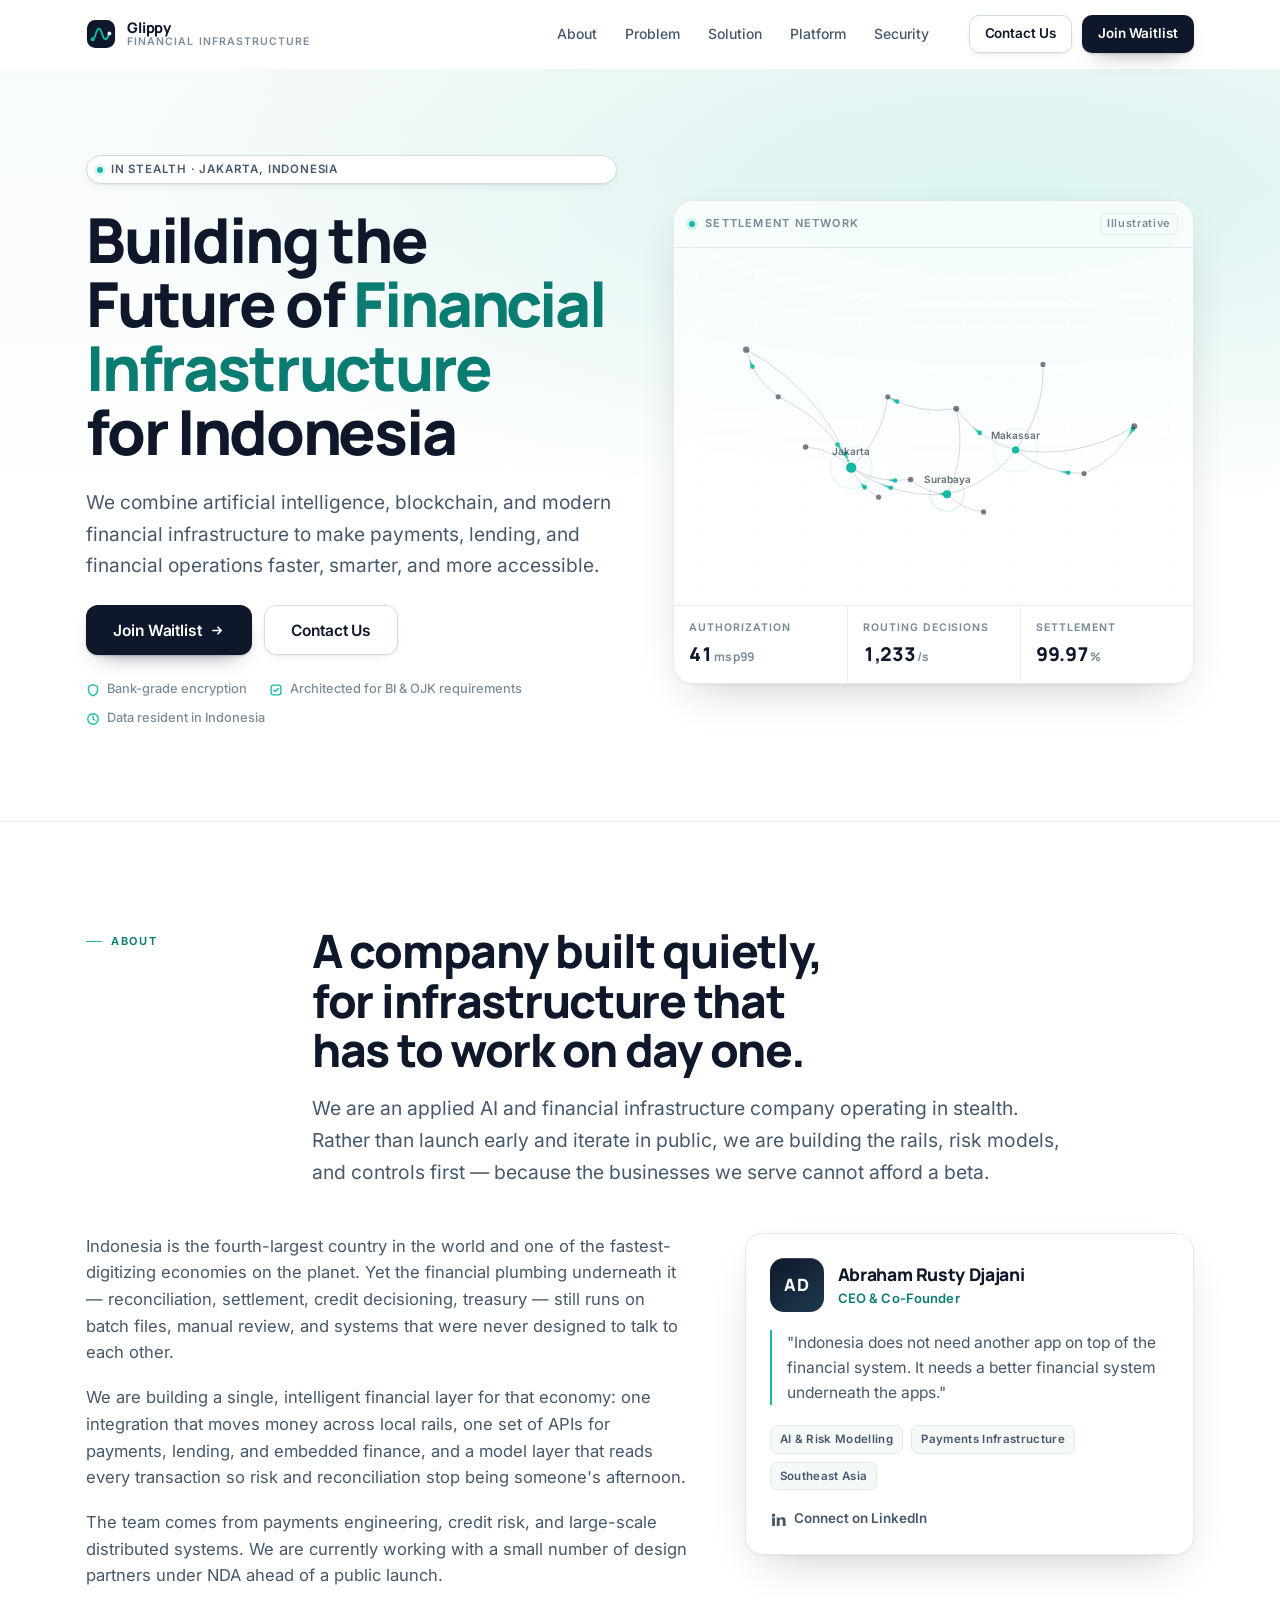
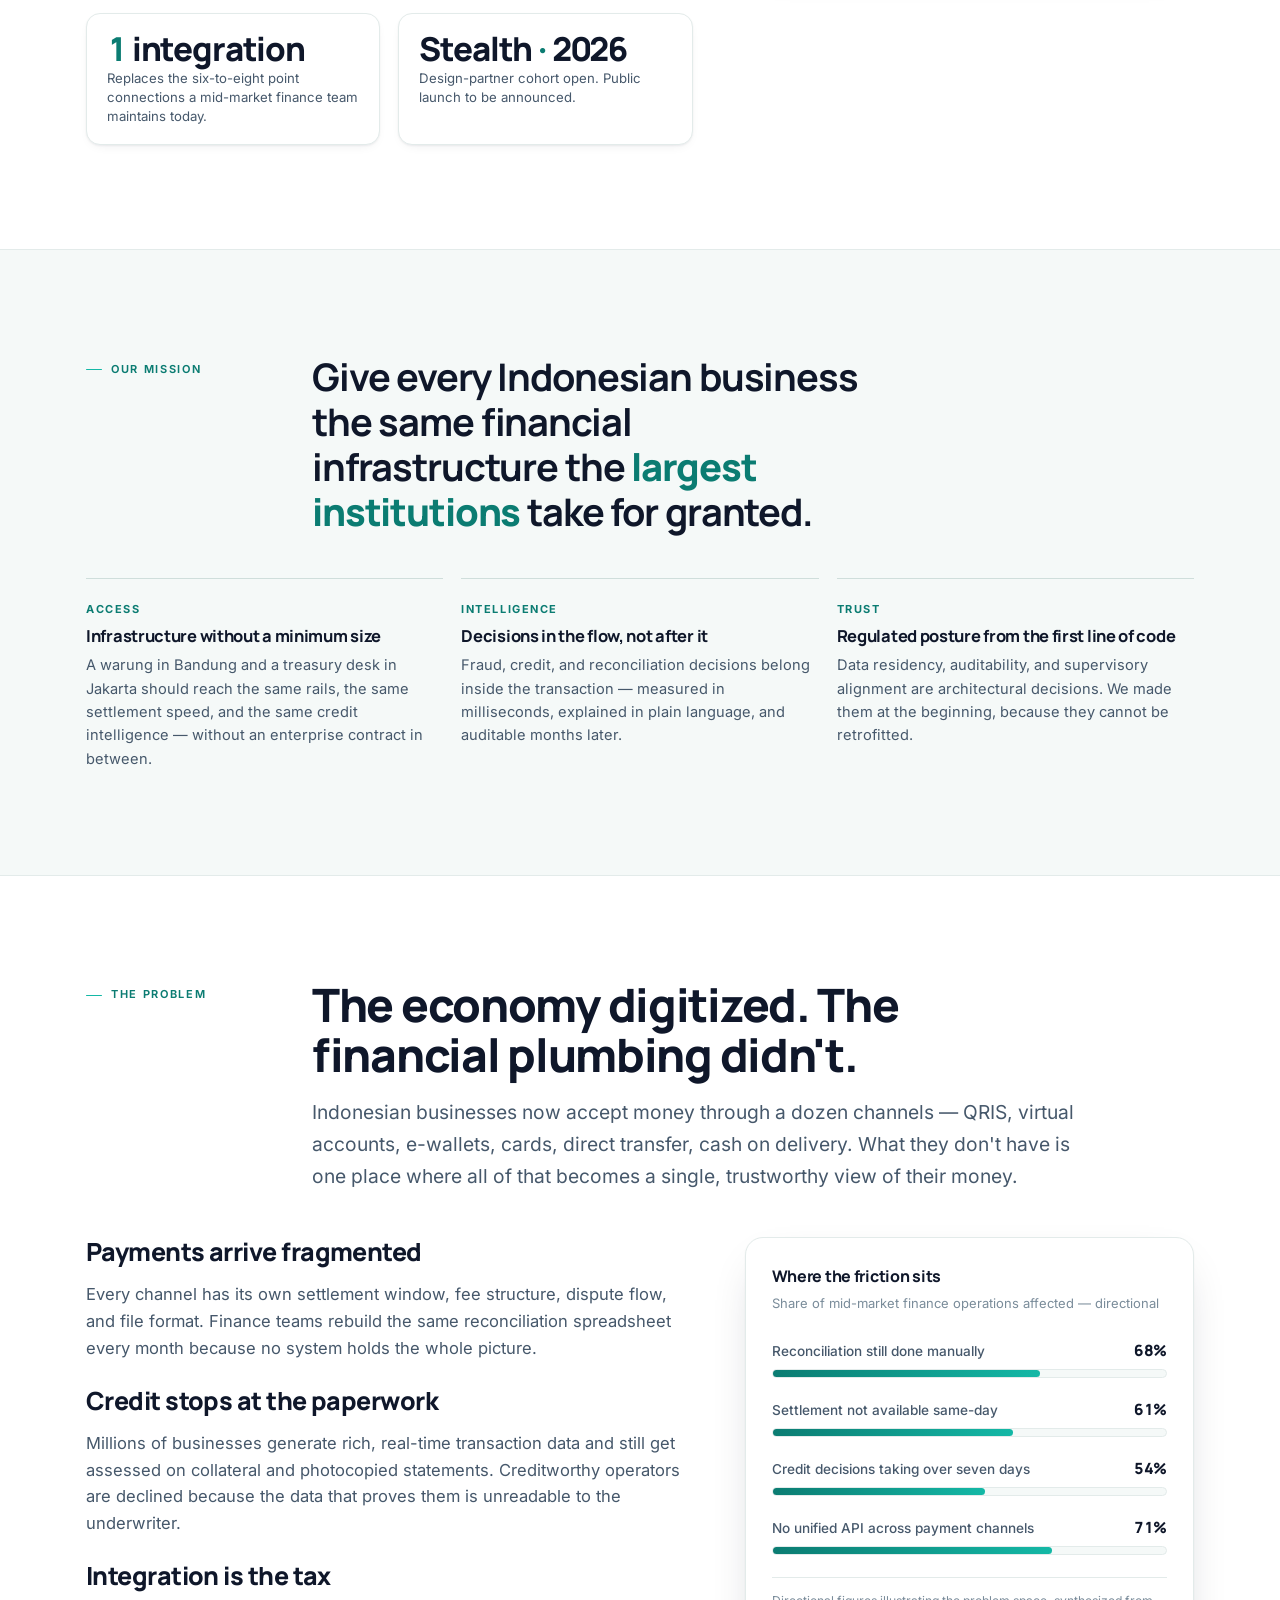
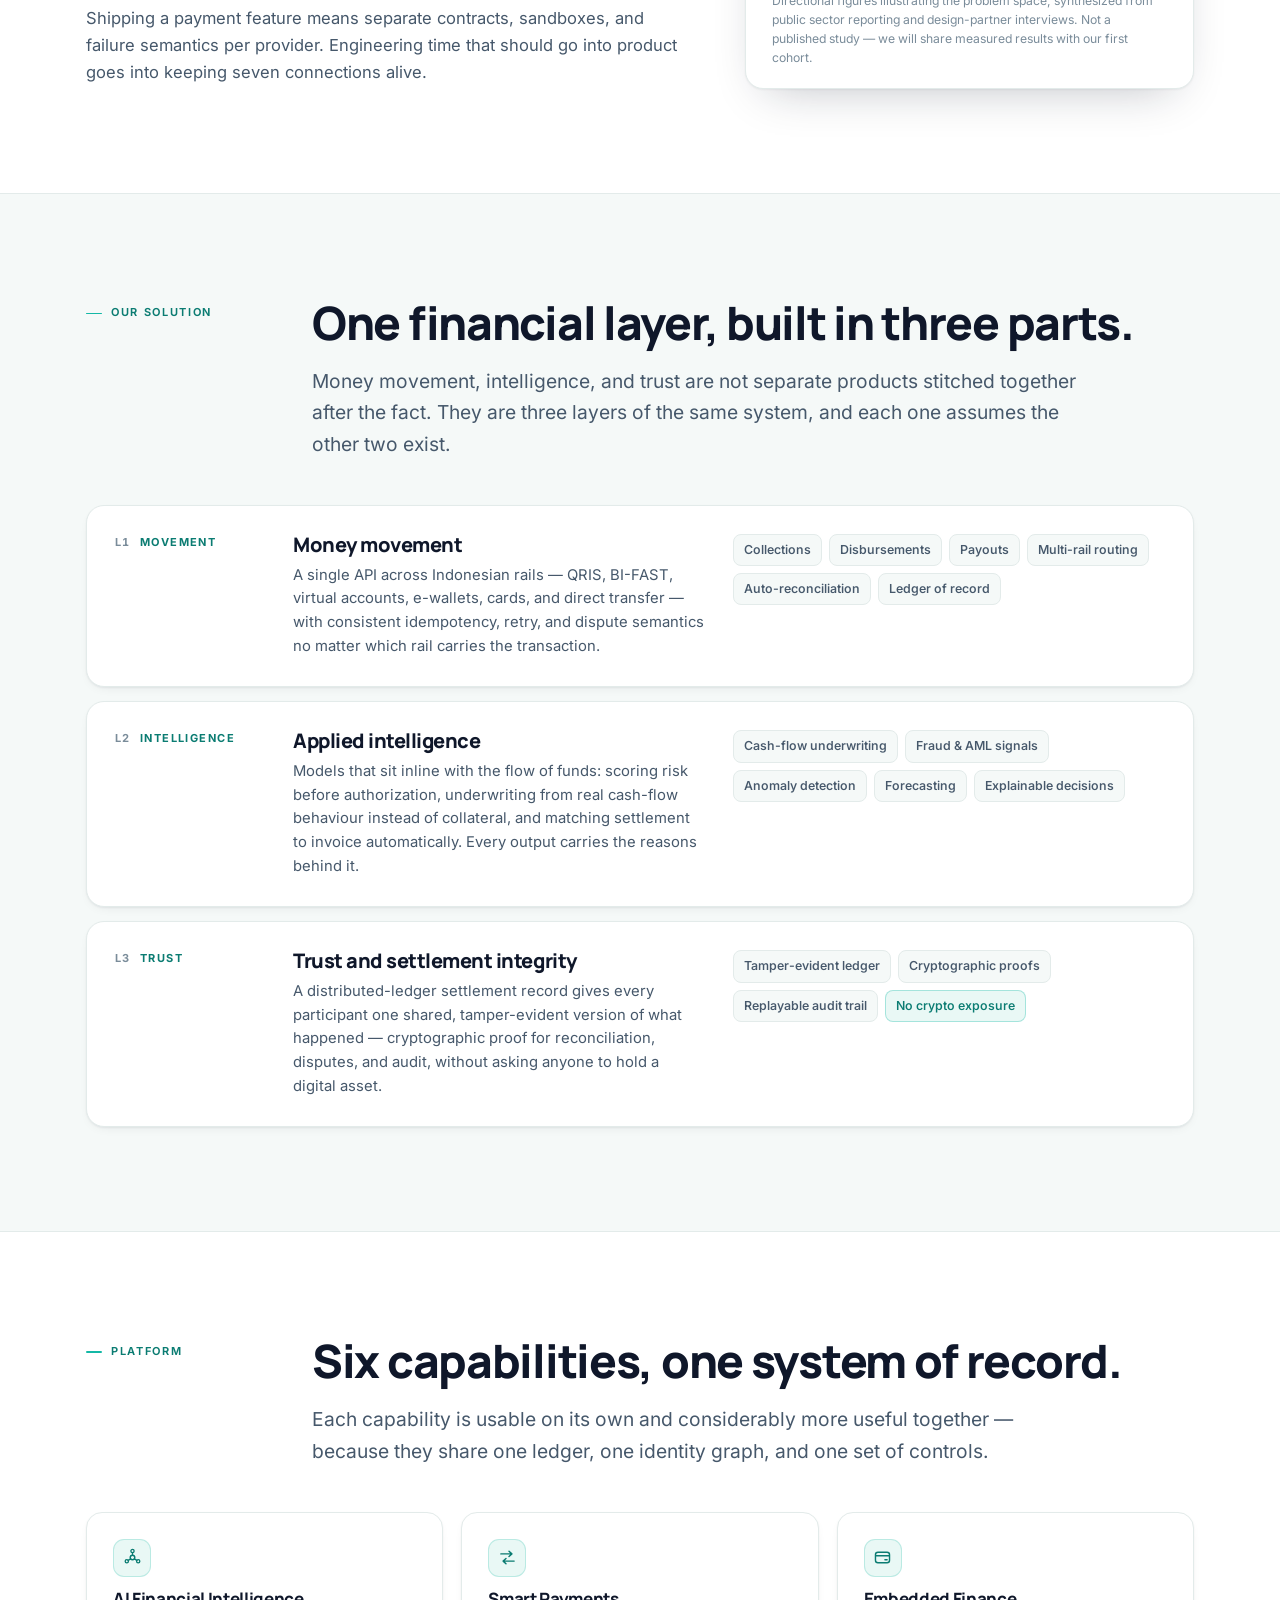
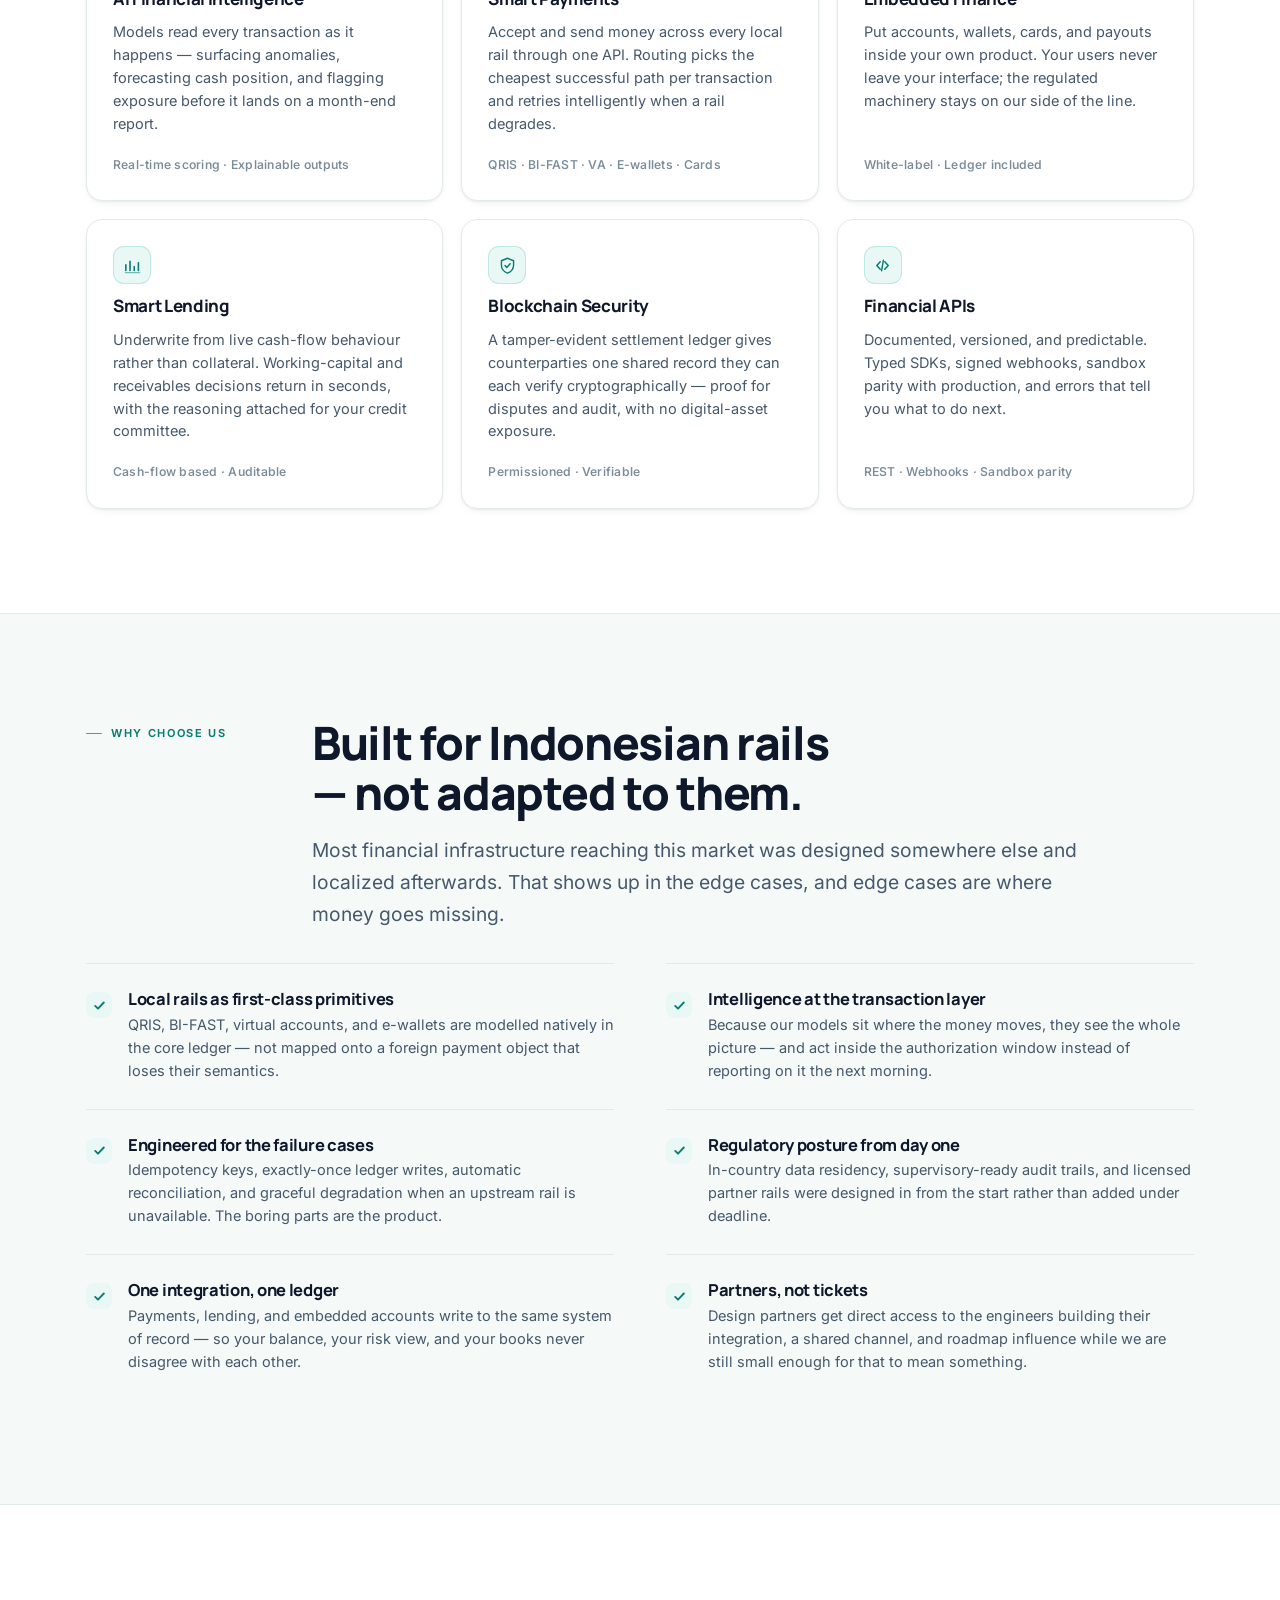
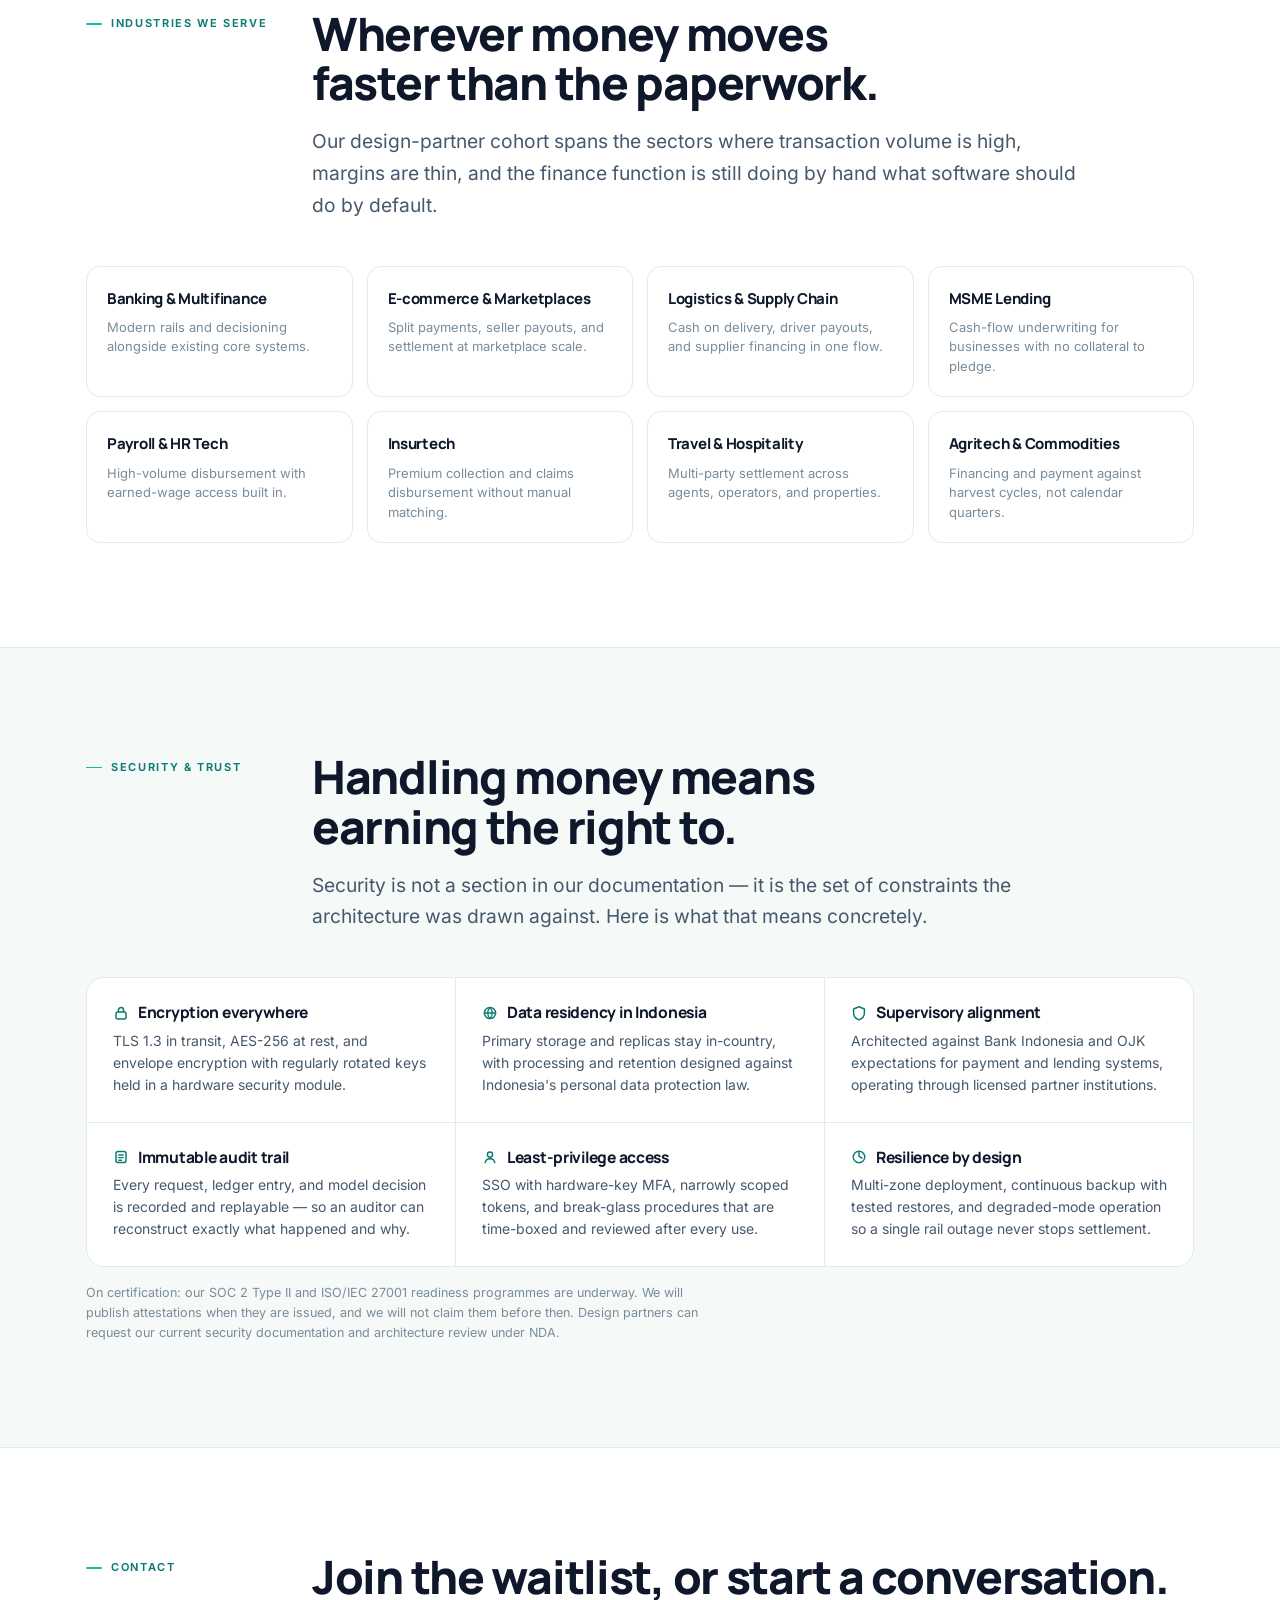
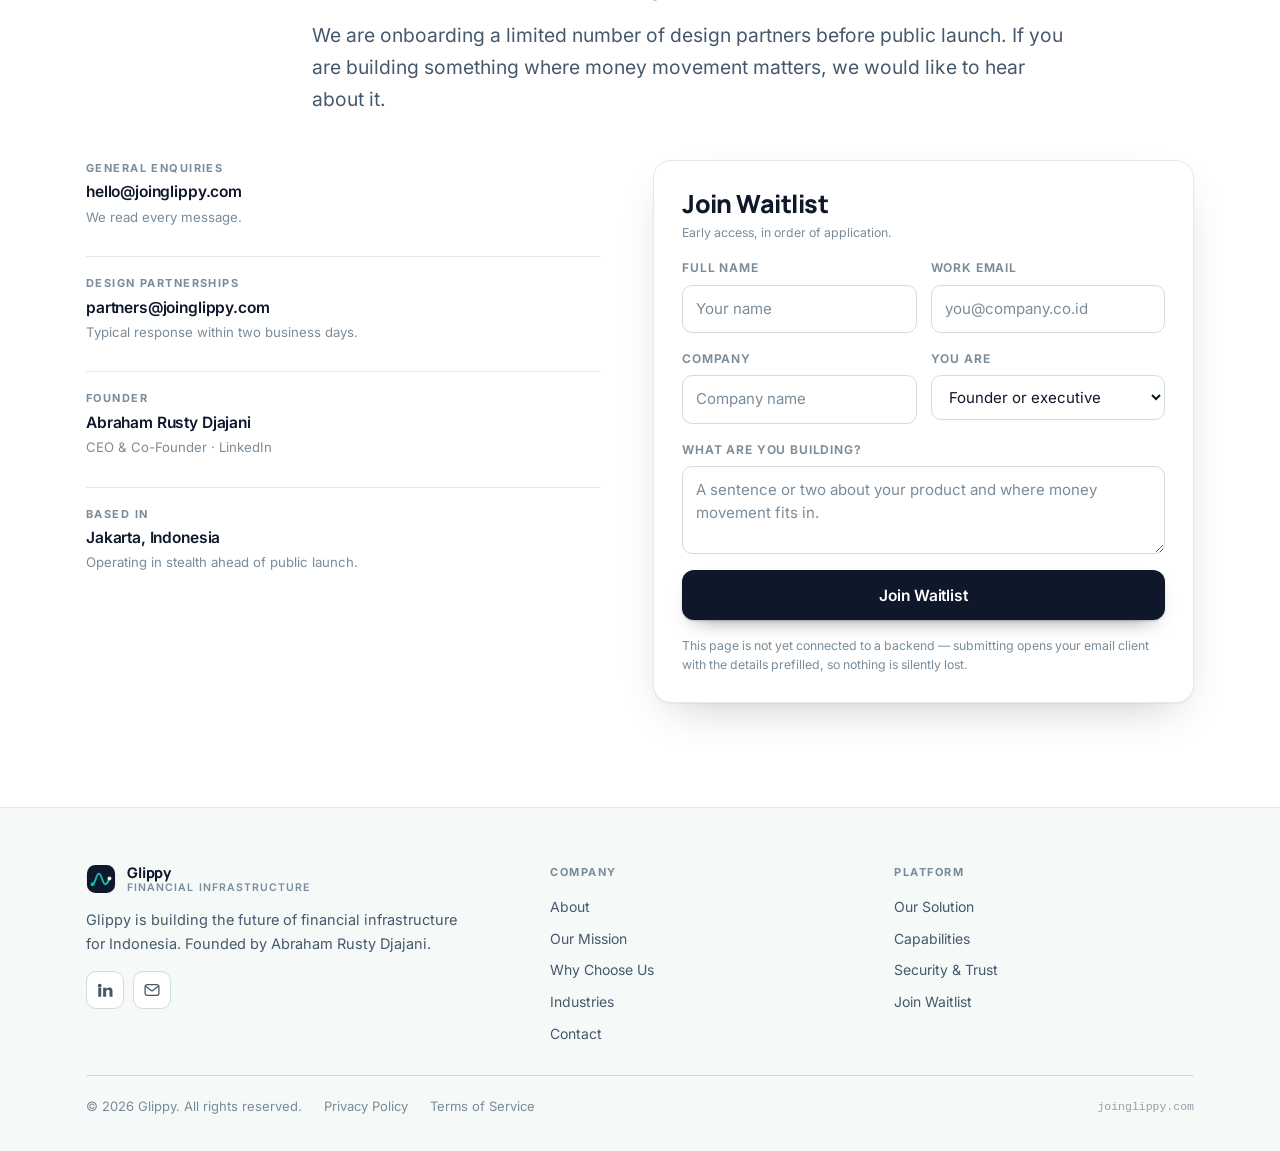
<file: index.html>
<!doctype html>
<html lang="en">
<head>
<meta charset="utf-8">
<meta name="viewport" content="width=device-width, initial-scale=1">
<title>Glippy — Financial Infrastructure for Indonesia</title>
<meta name="description" content="Glippy is an applied AI and financial infrastructure company building payments, lending and settlement rails for Indonesia. Founded by Abraham Rusty Djajani. Currently in stealth.">
<meta name="theme-color" content="#14B8A6">
<link rel="canonical" href="https://joinglippy.com/">

<meta property="og:type" content="website">
<meta property="og:site_name" content="Glippy">
<meta property="og:url" content="https://joinglippy.com/">
<meta property="og:title" content="Glippy — Financial Infrastructure for Indonesia">
<meta property="og:description" content="Building the future of financial infrastructure for Indonesia. In stealth, Jakarta.">
<meta name="twitter:card" content="summary_large_image">
<meta name="twitter:title" content="Glippy — Financial Infrastructure for Indonesia">
<meta name="twitter:description" content="Building the future of financial infrastructure for Indonesia. In stealth, Jakarta.">

<link rel="icon" href="data:image/svg+xml,<svg xmlns='http://www.w3.org/2000/svg' viewBox='0 0 32 32'><rect width='32' height='32' rx='9' fill='%230F172A'/><path d='M7 21.5c3.2 0 3.6-11 6.8-11s3.6 11 6.8 11 3.4-6 4.4-6' stroke='%2314B8A6' stroke-width='2.1' stroke-linecap='round' fill='none'/></svg>">

<link rel="preload" href="fonts/inter-var.woff2" as="font" type="font/woff2" crossorigin>
<link rel="preload" href="fonts/manrope-var.woff2" as="font" type="font/woff2" crossorigin>
<link rel="stylesheet" href="css/fonts.css">
<link rel="stylesheet" href="css/styles.css">

<!-- Opt in to the scroll-reveal effect only once we know scripting works.
     Runs before first paint, so there is no flash of hidden content. -->
<script>document.documentElement.className += ' js';</script>
</head>
<body>

<header class="nav" id="nav">
  <div class="wrap nav-in">
    <a class="brand" href="#top" aria-label="Home">
      <svg class="mark" viewBox="0 0 32 32" fill="none" aria-hidden="true">
        <rect x="1" y="1" width="30" height="30" rx="9" fill="var(--ink)"/>
        <path d="M7 21.5c3.2 0 3.6-11 6.8-11s3.6 11 6.8 11 3.4-6 4.4-6" stroke="var(--accent)" stroke-width="2.1" stroke-linecap="round" fill="none"/>
        <circle cx="7" cy="21.5" r="2.1" fill="var(--accent)"/>
        <circle cx="25" cy="15.5" r="2.1" fill="#fff" fill-opacity=".9"/>
      </svg>
      <span class="brand-txt">
        <span class="brand-name">Glippy</span>
        <span class="brand-sub">Financial Infrastructure</span>
      </span>
    </a>
    <nav class="nav-links" aria-label="Sections">
      <a href="#about">About</a>
      <a href="#problem">Problem</a>
      <a href="#solution">Solution</a>
      <a href="#features">Platform</a>
      <a href="#security">Security</a>
    </nav>
    <div class="nav-act">
      <a class="btn btn-ghost btn-sm" href="#contact">Contact Us</a>
      <a class="btn btn-primary btn-sm" href="#waitlist">Join Waitlist</a>
    </div>
    <button class="burger" id="burger" aria-label="Open menu" aria-expanded="false" aria-controls="mobile"><span></span></button>
  </div>
  <div class="mobile" id="mobile">
    <div class="wrap mobile-in">
      <a href="#about">About</a>
      <a href="#mission">Our Mission</a>
      <a href="#problem">The Problem</a>
      <a href="#solution">Our Solution</a>
      <a href="#features">Platform</a>
      <a href="#industries">Industries</a>
      <a href="#security">Security &amp; Trust</a>
      <a class="btn btn-primary" href="#waitlist">Join Waitlist</a>
    </div>
  </div>
</header>

<!-- ================= HERO ================= -->
<section class="hero" id="top">
  <div class="wrap hero-in">
    <div class="stack gap-24 rv in">
      <span class="pill"><span class="dot live"></span>In stealth · Jakarta, Indonesia</span>
      <h1>Building the Future of <em>Financial Infrastructure</em> for Indonesia</h1>
      <p class="hero-sub">We combine artificial intelligence, blockchain, and modern financial infrastructure to make payments, lending, and financial operations faster, smarter, and more accessible.</p>
      <div class="hero-cta">
        <a class="btn btn-primary btn-lg" href="#waitlist">Join Waitlist
          <svg width="15" height="15" viewBox="0 0 16 16" fill="none" aria-hidden="true"><path d="M3 8h9M8.5 4.5 12 8l-3.5 3.5" stroke="currentColor" stroke-width="1.7" stroke-linecap="round" stroke-linejoin="round"/></svg>
        </a>
        <a class="btn btn-ghost btn-lg" href="#contact">Contact Us</a>
      </div>
      <ul class="trustline">
        <li><svg width="14" height="14" viewBox="0 0 16 16" fill="none" aria-hidden="true"><path d="M8 1.8 13.2 4v3.7c0 3.2-2.1 5.8-5.2 6.9-3.1-1.1-5.2-3.7-5.2-6.9V4L8 1.8Z" stroke="currentColor" stroke-width="1.5" stroke-linejoin="round"/></svg>Bank-grade encryption</li>
        <li><svg width="14" height="14" viewBox="0 0 16 16" fill="none" aria-hidden="true"><rect x="2.4" y="2.4" width="11.2" height="11.2" rx="3" stroke="currentColor" stroke-width="1.5"/><path d="M5.6 8.2 7.2 9.8l3.4-3.6" stroke="currentColor" stroke-width="1.6" stroke-linecap="round" stroke-linejoin="round"/></svg>Architected for BI &amp; OJK requirements</li>
        <li><svg width="14" height="14" viewBox="0 0 16 16" fill="none" aria-hidden="true"><circle cx="8" cy="8" r="6" stroke="currentColor" stroke-width="1.5"/><path d="M8 4.6V8l2.3 1.4" stroke="currentColor" stroke-width="1.5" stroke-linecap="round"/></svg>Data resident in Indonesia</li>
      </ul>
    </div>

    <figure class="netpanel rv in" style="margin:0;transition-delay:.12s">
      <figcaption class="netpanel-top">
        <span class="dot live"></span>Settlement network
        <span class="tag">Illustrative</span>
      </figcaption>
      <div class="netwrap"><canvas id="net" aria-label="Animated diagram: payment authorizations routing between financial hubs across the Indonesian archipelago" role="img"></canvas></div>
      <div class="netfoot">
        <div class="metric"><span class="k">Authorization</span><span class="v" id="m1">38<span>ms p99</span></span></div>
        <div class="metric"><span class="k">Routing decisions</span><span class="v" id="m2">1,240<span>/s</span></span></div>
        <div class="metric"><span class="k">Settlement</span><span class="v" id="m3">99.98<span>%</span></span></div>
      </div>
    </figure>
  </div>
</section>

<!-- ================= ABOUT ================= -->
<section class="band sec" id="about">
  <div class="wrap stack gap-44">
    <div class="sec-head rv">
      <span class="eyebrow">About</span>
      <div class="stack gap-18">
        <h2 class="h2">A company built quietly, for infrastructure that has to work on day one.</h2>
        <p class="lede">We are an applied AI and financial infrastructure company operating in stealth. Rather than launch early and iterate in public, we are building the rails, risk models, and controls first — because the businesses we serve cannot afford a beta.</p>
      </div>
    </div>

    <div class="about-grid rv">
      <div class="stack gap-18">
        <p class="body">Indonesia is the fourth-largest country in the world and one of the fastest-digitizing economies on the planet. Yet the financial plumbing underneath it — reconciliation, settlement, credit decisioning, treasury — still runs on batch files, manual review, and systems that were never designed to talk to each other.</p>
        <p class="body">We are building a single, intelligent financial layer for that economy: one integration that moves money across local rails, one set of APIs for payments, lending, and embedded finance, and a model layer that reads every transaction so risk and reconciliation stop being someone's afternoon.</p>
        <p class="body">The team comes from payments engineering, credit risk, and large-scale distributed systems. We are currently working with a small number of design partners under NDA ahead of a public launch.</p>
        <div class="grid-2" style="margin-top:6px">
          <div class="stat"><span class="v"><em>1</em> integration</span><span class="k">Replaces the six-to-eight point connections a mid-market finance team maintains today.</span></div>
          <div class="stat"><span class="v">Stealth <em>·</em> 2026</span><span class="k">Design-partner cohort open. Public launch to be announced.</span></div>
        </div>
      </div>

      <aside class="founder stack gap-18">
        <div class="founder-top">
          <div class="avatar" aria-hidden="true">AD</div>
          <div>
            <div class="founder-name">Abraham Rusty Djajani</div>
            <div class="founder-role">CEO &amp; Co-Founder</div>
          </div>
        </div>
        <p class="founder-quote">"Indonesia does not need another app on top of the financial system. It needs a better financial system underneath the apps."</p>
        <div class="founder-meta">
          <span class="tagchip">AI &amp; Risk Modelling</span>
          <span class="tagchip">Payments Infrastructure</span>
          <span class="tagchip">Southeast Asia</span>
        </div>
        <a class="linkedin" href="https://www.linkedin.com/in/abraham-rusty-djajani/" target="_blank" rel="noopener" aria-label="Abraham Rusty Djajani on LinkedIn">
          <svg width="17" height="17" viewBox="0 0 24 24" fill="currentColor" aria-hidden="true"><path d="M4.98 3.5a2.5 2.5 0 1 1 0 5 2.5 2.5 0 0 1 0-5ZM3 9h4v12H3V9Zm7 0h3.8v1.7h.05c.53-.95 1.83-1.95 3.76-1.95C21.6 8.75 22 11 22 14.1V21h-4v-6.1c0-1.5-.03-3.4-2.1-3.4s-2.4 1.6-2.4 3.3V21h-4V9Z"/></svg>
          Connect on LinkedIn
        </a>
      </aside>
    </div>
  </div>
</section>

<!-- ================= MISSION ================= -->
<section class="band band-tint sec" id="mission">
  <div class="wrap stack gap-44">
    <div class="sec-head rv">
      <span class="eyebrow">Our Mission</span>
      <p class="mission-quote">Give every Indonesian business the same financial infrastructure the <b>largest institutions</b> take for granted.</p>
    </div>
    <div class="grid-3 rv">
      <div class="pillar">
        <span class="n">Access</span>
        <h4>Infrastructure without a minimum size</h4>
        <p>A warung in Bandung and a treasury desk in Jakarta should reach the same rails, the same settlement speed, and the same credit intelligence — without an enterprise contract in between.</p>
      </div>
      <div class="pillar">
        <span class="n">Intelligence</span>
        <h4>Decisions in the flow, not after it</h4>
        <p>Fraud, credit, and reconciliation decisions belong inside the transaction — measured in milliseconds, explained in plain language, and auditable months later.</p>
      </div>
      <div class="pillar">
        <span class="n">Trust</span>
        <h4>Regulated posture from the first line of code</h4>
        <p>Data residency, auditability, and supervisory alignment are architectural decisions. We made them at the beginning, because they cannot be retrofitted.</p>
      </div>
    </div>
  </div>
</section>

<!-- ================= PROBLEM ================= -->
<section class="band sec" id="problem">
  <div class="wrap stack gap-44">
    <div class="sec-head rv">
      <span class="eyebrow">The Problem</span>
      <div class="stack gap-18">
        <h2 class="h2">The economy digitized. The financial plumbing didn't.</h2>
        <p class="lede">Indonesian businesses now accept money through a dozen channels — QRIS, virtual accounts, e-wallets, cards, direct transfer, cash on delivery. What they don't have is one place where all of that becomes a single, trustworthy view of their money.</p>
      </div>
    </div>

    <div class="about-grid rv">
      <div class="stack gap-24">
        <div class="stack gap-14">
          <h3 class="h3">Payments arrive fragmented</h3>
          <p class="body">Every channel has its own settlement window, fee structure, dispute flow, and file format. Finance teams rebuild the same reconciliation spreadsheet every month because no system holds the whole picture.</p>
        </div>
        <div class="stack gap-14">
          <h3 class="h3">Credit stops at the paperwork</h3>
          <p class="body">Millions of businesses generate rich, real-time transaction data and still get assessed on collateral and photocopied statements. Creditworthy operators are declined because the data that proves them is unreadable to the underwriter.</p>
        </div>
        <div class="stack gap-14">
          <h3 class="h3">Integration is the tax</h3>
          <p class="body">Shipping a payment feature means separate contracts, sandboxes, and failure semantics per provider. Engineering time that should go into product goes into keeping seven connections alive.</p>
        </div>
      </div>

      <figure class="chartcard" style="margin:0">
        <div class="chart-title">Where the friction sits</div>
        <div class="chart-sub">Share of mid-market finance operations affected — directional</div>
        <div class="bars" id="bars">
          <div class="bar-row">
            <span class="bar-lab">Reconciliation still done manually</span>
            <span class="bar-val">68%</span>
            <div class="bar-track"><div class="bar-fill" data-v="68"></div></div>
          </div>
          <div class="bar-row">
            <span class="bar-lab">Settlement not available same-day</span>
            <span class="bar-val">61%</span>
            <div class="bar-track"><div class="bar-fill" data-v="61"></div></div>
          </div>
          <div class="bar-row">
            <span class="bar-lab">Credit decisions taking over seven days</span>
            <span class="bar-val">54%</span>
            <div class="bar-track"><div class="bar-fill" data-v="54"></div></div>
          </div>
          <div class="bar-row">
            <span class="bar-lab">No unified API across payment channels</span>
            <span class="bar-val">71%</span>
            <div class="bar-track"><div class="bar-fill" data-v="71"></div></div>
          </div>
        </div>
        <figcaption class="chart-note">Directional figures illustrating the problem space, synthesized from public sector reporting and design-partner interviews. Not a published study — we will share measured results with our first cohort.</figcaption>
      </figure>
    </div>
  </div>
</section>

<!-- ================= SOLUTION ================= -->
<section class="band band-tint sec" id="solution">
  <div class="wrap stack gap-44">
    <div class="sec-head rv">
      <span class="eyebrow">Our Solution</span>
      <div class="stack gap-18">
        <h2 class="h2">One financial layer, built in three parts.</h2>
        <p class="lede">Money movement, intelligence, and trust are not separate products stitched together after the fact. They are three layers of the same system, and each one assumes the other two exist.</p>
      </div>
    </div>

    <div class="stack gap-14 rv">
      <div class="layer">
        <span class="layer-tag"><span class="idx">L1</span>Movement</span>
        <div>
          <h4>Money movement</h4>
          <p>A single API across Indonesian rails — QRIS, BI-FAST, virtual accounts, e-wallets, cards, and direct transfer — with consistent idempotency, retry, and dispute semantics no matter which rail carries the transaction.</p>
        </div>
        <div class="chips">
          <span class="chip">Collections</span><span class="chip">Disbursements</span><span class="chip">Payouts</span>
          <span class="chip">Multi-rail routing</span><span class="chip">Auto-reconciliation</span><span class="chip">Ledger of record</span>
        </div>
      </div>
      <div class="layer">
        <span class="layer-tag"><span class="idx">L2</span>Intelligence</span>
        <div>
          <h4>Applied intelligence</h4>
          <p>Models that sit inline with the flow of funds: scoring risk before authorization, underwriting from real cash-flow behaviour instead of collateral, and matching settlement to invoice automatically. Every output carries the reasons behind it.</p>
        </div>
        <div class="chips">
          <span class="chip">Cash-flow underwriting</span><span class="chip">Fraud &amp; AML signals</span><span class="chip">Anomaly detection</span>
          <span class="chip">Forecasting</span><span class="chip">Explainable decisions</span>
        </div>
      </div>
      <div class="layer">
        <span class="layer-tag"><span class="idx">L3</span>Trust</span>
        <div>
          <h4>Trust and settlement integrity</h4>
          <p>A distributed-ledger settlement record gives every participant one shared, tamper-evident version of what happened — cryptographic proof for reconciliation, disputes, and audit, without asking anyone to hold a digital asset.</p>
        </div>
        <div class="chips">
          <span class="chip">Tamper-evident ledger</span><span class="chip">Cryptographic proofs</span><span class="chip">Replayable audit trail</span>
          <span class="chip accent">No crypto exposure</span>
        </div>
      </div>
    </div>
  </div>
</section>

<!-- ================= FEATURES ================= -->
<section class="band sec" id="features">
  <div class="wrap stack gap-44">
    <div class="sec-head rv">
      <span class="eyebrow">Platform</span>
      <div class="stack gap-18">
        <h2 class="h2">Six capabilities, one system of record.</h2>
        <p class="lede">Each capability is usable on its own and considerably more useful together — because they share one ledger, one identity graph, and one set of controls.</p>
      </div>
    </div>

    <div class="grid-3 rv">
      <article class="feat">
        <span class="feat-ico" aria-hidden="true"><svg width="19" height="19" viewBox="0 0 20 20" fill="none"><circle cx="10" cy="10" r="2.4" stroke="currentColor" stroke-width="1.5"/><circle cx="10" cy="3.2" r="1.7" stroke="currentColor" stroke-width="1.4"/><circle cx="16" cy="14" r="1.7" stroke="currentColor" stroke-width="1.4"/><circle cx="4" cy="14" r="1.7" stroke="currentColor" stroke-width="1.4"/><path d="M10 5v2.6M11.8 11.4l2.8 1.6M8.2 11.4l-2.8 1.6" stroke="currentColor" stroke-width="1.4" stroke-linecap="round"/></svg></span>
        <h4>AI Financial Intelligence</h4>
        <p>Models read every transaction as it happens — surfacing anomalies, forecasting cash position, and flagging exposure before it lands on a month-end report.</p>
        <span class="meta">Real-time scoring · Explainable outputs</span>
      </article>

      <article class="feat">
        <span class="feat-ico" aria-hidden="true"><svg width="19" height="19" viewBox="0 0 20 20" fill="none"><path d="M3 6.2h11.5M11.6 3.4 14.6 6.2 11.6 9M17 13.8H5.5M8.4 11l-3 2.8L8.4 16.6" stroke="currentColor" stroke-width="1.5" stroke-linecap="round" stroke-linejoin="round"/></svg></span>
        <h4>Smart Payments</h4>
        <p>Accept and send money across every local rail through one API. Routing picks the cheapest successful path per transaction and retries intelligently when a rail degrades.</p>
        <span class="meta">QRIS · BI-FAST · VA · E-wallets · Cards</span>
      </article>

      <article class="feat">
        <span class="feat-ico" aria-hidden="true"><svg width="19" height="19" viewBox="0 0 20 20" fill="none"><rect x="2.6" y="4.4" width="14.8" height="11.2" rx="2.6" stroke="currentColor" stroke-width="1.5"/><path d="M2.6 8.2h14.8" stroke="currentColor" stroke-width="1.5"/><path d="M12.6 12.4h2.2" stroke="currentColor" stroke-width="1.6" stroke-linecap="round"/></svg></span>
        <h4>Embedded Finance</h4>
        <p>Put accounts, wallets, cards, and payouts inside your own product. Your users never leave your interface; the regulated machinery stays on our side of the line.</p>
        <span class="meta">White-label · Ledger included</span>
      </article>

      <article class="feat">
        <span class="feat-ico" aria-hidden="true"><svg width="19" height="19" viewBox="0 0 20 20" fill="none"><path d="M3 15.2V9.4M7.4 15.2V5.6M11.8 15.2v-4M16.2 15.2V7.2" stroke="currentColor" stroke-width="1.7" stroke-linecap="round"/><path d="M2.4 17.4h15.2" stroke="currentColor" stroke-width="1.3" stroke-linecap="round" opacity=".5"/></svg></span>
        <h4>Smart Lending</h4>
        <p>Underwrite from live cash-flow behaviour rather than collateral. Working-capital and receivables decisions return in seconds, with the reasoning attached for your credit committee.</p>
        <span class="meta">Cash-flow based · Auditable</span>
      </article>

      <article class="feat">
        <span class="feat-ico" aria-hidden="true"><svg width="19" height="19" viewBox="0 0 20 20" fill="none"><path d="M10 2.4 16.4 5v4.6c0 4-2.6 7.2-6.4 8.4-3.8-1.2-6.4-4.4-6.4-8.4V5L10 2.4Z" stroke="currentColor" stroke-width="1.5" stroke-linejoin="round"/><path d="M7.4 10.1 9.2 12l3.6-3.9" stroke="currentColor" stroke-width="1.6" stroke-linecap="round" stroke-linejoin="round"/></svg></span>
        <h4>Blockchain Security</h4>
        <p>A tamper-evident settlement ledger gives counterparties one shared record they can each verify cryptographically — proof for disputes and audit, with no digital-asset exposure.</p>
        <span class="meta">Permissioned · Verifiable</span>
      </article>

      <article class="feat">
        <span class="feat-ico" aria-hidden="true"><svg width="19" height="19" viewBox="0 0 20 20" fill="none"><path d="M7.6 6 4 10l3.6 4M12.4 6 16 10l-3.6 4" stroke="currentColor" stroke-width="1.6" stroke-linecap="round" stroke-linejoin="round"/><path d="M11 4.4 9 15.6" stroke="currentColor" stroke-width="1.5" stroke-linecap="round"/></svg></span>
        <h4>Financial APIs</h4>
        <p>Documented, versioned, and predictable. Typed SDKs, signed webhooks, sandbox parity with production, and errors that tell you what to do next.</p>
        <span class="meta">REST · Webhooks · Sandbox parity</span>
      </article>
    </div>
  </div>
</section>

<!-- ================= WHY ================= -->
<section class="band band-tint sec" id="why">
  <div class="wrap stack gap-32">
    <div class="sec-head rv">
      <span class="eyebrow">Why Choose Us</span>
      <div class="stack gap-18">
        <h2 class="h2">Built for Indonesian rails — not adapted to them.</h2>
        <p class="lede">Most financial infrastructure reaching this market was designed somewhere else and localized afterwards. That shows up in the edge cases, and edge cases are where money goes missing.</p>
      </div>
    </div>

    <div class="whygrid rv">
      <div class="why">
        <span class="why-ico" aria-hidden="true"><svg width="15" height="15" viewBox="0 0 16 16" fill="none"><path d="M3.4 8.4 6.4 11.4l6.2-6.6" stroke="currentColor" stroke-width="2" stroke-linecap="round" stroke-linejoin="round"/></svg></span>
        <div><h4>Local rails as first-class primitives</h4><p>QRIS, BI-FAST, virtual accounts, and e-wallets are modelled natively in the core ledger — not mapped onto a foreign payment object that loses their semantics.</p></div>
      </div>
      <div class="why">
        <span class="why-ico" aria-hidden="true"><svg width="15" height="15" viewBox="0 0 16 16" fill="none"><path d="M3.4 8.4 6.4 11.4l6.2-6.6" stroke="currentColor" stroke-width="2" stroke-linecap="round" stroke-linejoin="round"/></svg></span>
        <div><h4>Intelligence at the transaction layer</h4><p>Because our models sit where the money moves, they see the whole picture — and act inside the authorization window instead of reporting on it the next morning.</p></div>
      </div>
      <div class="why">
        <span class="why-ico" aria-hidden="true"><svg width="15" height="15" viewBox="0 0 16 16" fill="none"><path d="M3.4 8.4 6.4 11.4l6.2-6.6" stroke="currentColor" stroke-width="2" stroke-linecap="round" stroke-linejoin="round"/></svg></span>
        <div><h4>Engineered for the failure cases</h4><p>Idempotency keys, exactly-once ledger writes, automatic reconciliation, and graceful degradation when an upstream rail is unavailable. The boring parts are the product.</p></div>
      </div>
      <div class="why">
        <span class="why-ico" aria-hidden="true"><svg width="15" height="15" viewBox="0 0 16 16" fill="none"><path d="M3.4 8.4 6.4 11.4l6.2-6.6" stroke="currentColor" stroke-width="2" stroke-linecap="round" stroke-linejoin="round"/></svg></span>
        <div><h4>Regulatory posture from day one</h4><p>In-country data residency, supervisory-ready audit trails, and licensed partner rails were designed in from the start rather than added under deadline.</p></div>
      </div>
      <div class="why">
        <span class="why-ico" aria-hidden="true"><svg width="15" height="15" viewBox="0 0 16 16" fill="none"><path d="M3.4 8.4 6.4 11.4l6.2-6.6" stroke="currentColor" stroke-width="2" stroke-linecap="round" stroke-linejoin="round"/></svg></span>
        <div><h4>One integration, one ledger</h4><p>Payments, lending, and embedded accounts write to the same system of record — so your balance, your risk view, and your books never disagree with each other.</p></div>
      </div>
      <div class="why">
        <span class="why-ico" aria-hidden="true"><svg width="15" height="15" viewBox="0 0 16 16" fill="none"><path d="M3.4 8.4 6.4 11.4l6.2-6.6" stroke="currentColor" stroke-width="2" stroke-linecap="round" stroke-linejoin="round"/></svg></span>
        <div><h4>Partners, not tickets</h4><p>Design partners get direct access to the engineers building their integration, a shared channel, and roadmap influence while we are still small enough for that to mean something.</p></div>
      </div>
    </div>
  </div>
</section>

<!-- ================= INDUSTRIES ================= -->
<section class="band sec" id="industries">
  <div class="wrap stack gap-44">
    <div class="sec-head rv">
      <span class="eyebrow">Industries We Serve</span>
      <div class="stack gap-18">
        <h2 class="h2">Wherever money moves faster than the paperwork.</h2>
        <p class="lede">Our design-partner cohort spans the sectors where transaction volume is high, margins are thin, and the finance function is still doing by hand what software should do by default.</p>
      </div>
    </div>
    <div class="inds rv">
      <div class="ind"><span class="t">Banking &amp; Multifinance</span><span class="d">Modern rails and decisioning alongside existing core systems.</span></div>
      <div class="ind"><span class="t">E-commerce &amp; Marketplaces</span><span class="d">Split payments, seller payouts, and settlement at marketplace scale.</span></div>
      <div class="ind"><span class="t">Logistics &amp; Supply Chain</span><span class="d">Cash on delivery, driver payouts, and supplier financing in one flow.</span></div>
      <div class="ind"><span class="t">MSME Lending</span><span class="d">Cash-flow underwriting for businesses with no collateral to pledge.</span></div>
      <div class="ind"><span class="t">Payroll &amp; HR Tech</span><span class="d">High-volume disbursement with earned-wage access built in.</span></div>
      <div class="ind"><span class="t">Insurtech</span><span class="d">Premium collection and claims disbursement without manual matching.</span></div>
      <div class="ind"><span class="t">Travel &amp; Hospitality</span><span class="d">Multi-party settlement across agents, operators, and properties.</span></div>
      <div class="ind"><span class="t">Agritech &amp; Commodities</span><span class="d">Financing and payment against harvest cycles, not calendar quarters.</span></div>
    </div>
  </div>
</section>

<!-- ================= SECURITY ================= -->
<section class="band band-tint sec" id="security">
  <div class="wrap stack gap-44">
    <div class="sec-head rv">
      <span class="eyebrow">Security &amp; Trust</span>
      <div class="stack gap-18">
        <h2 class="h2">Handling money means earning the right to.</h2>
        <p class="lede">Security is not a section in our documentation — it is the set of constraints the architecture was drawn against. Here is what that means concretely.</p>
      </div>
    </div>

    <div class="rv">
      <div class="secure">
        <div class="secure-cell">
          <h4><svg width="16" height="16" viewBox="0 0 16 16" fill="none" aria-hidden="true"><rect x="3" y="7" width="10" height="7" rx="2" stroke="currentColor" stroke-width="1.5"/><path d="M5.4 7V5.2a2.6 2.6 0 0 1 5.2 0V7" stroke="currentColor" stroke-width="1.5"/></svg>Encryption everywhere</h4>
          <p>TLS 1.3 in transit, AES-256 at rest, and envelope encryption with regularly rotated keys held in a hardware security module.</p>
        </div>
        <div class="secure-cell">
          <h4><svg width="16" height="16" viewBox="0 0 16 16" fill="none" aria-hidden="true"><circle cx="8" cy="8" r="5.6" stroke="currentColor" stroke-width="1.5"/><path d="M2.6 8h10.8M8 2.4c1.5 1.6 2.3 3.6 2.3 5.6S9.5 12 8 13.6C6.5 12 5.7 10 5.7 8s.8-4 2.3-5.6Z" stroke="currentColor" stroke-width="1.3"/></svg>Data residency in Indonesia</h4>
          <p>Primary storage and replicas stay in-country, with processing and retention designed against Indonesia's personal data protection law.</p>
        </div>
        <div class="secure-cell">
          <h4><svg width="16" height="16" viewBox="0 0 16 16" fill="none" aria-hidden="true"><path d="M8 1.8 13.4 4v3.8c0 3.3-2.2 6-5.4 7.1-3.2-1.1-5.4-3.8-5.4-7.1V4L8 1.8Z" stroke="currentColor" stroke-width="1.5" stroke-linejoin="round"/></svg>Supervisory alignment</h4>
          <p>Architected against Bank Indonesia and OJK expectations for payment and lending systems, operating through licensed partner institutions.</p>
        </div>
        <div class="secure-cell">
          <h4><svg width="16" height="16" viewBox="0 0 16 16" fill="none" aria-hidden="true"><rect x="3" y="2.4" width="10" height="11.2" rx="2.2" stroke="currentColor" stroke-width="1.5"/><path d="M5.8 6h4.4M5.8 8.6h4.4M5.8 11.2h2.6" stroke="currentColor" stroke-width="1.4" stroke-linecap="round"/></svg>Immutable audit trail</h4>
          <p>Every request, ledger entry, and model decision is recorded and replayable — so an auditor can reconstruct exactly what happened and why.</p>
        </div>
        <div class="secure-cell">
          <h4><svg width="16" height="16" viewBox="0 0 16 16" fill="none" aria-hidden="true"><circle cx="8" cy="5.6" r="2.6" stroke="currentColor" stroke-width="1.5"/><path d="M3.2 13.6c.6-2.4 2.5-3.8 4.8-3.8s4.2 1.4 4.8 3.8" stroke="currentColor" stroke-width="1.5" stroke-linecap="round"/></svg>Least-privilege access</h4>
          <p>SSO with hardware-key MFA, narrowly scoped tokens, and break-glass procedures that are time-boxed and reviewed after every use.</p>
        </div>
        <div class="secure-cell">
          <h4><svg width="16" height="16" viewBox="0 0 16 16" fill="none" aria-hidden="true"><path d="M8 2.6v4.8l3 1.8" stroke="currentColor" stroke-width="1.5" stroke-linecap="round"/><circle cx="8" cy="8" r="5.8" stroke="currentColor" stroke-width="1.4"/></svg>Resilience by design</h4>
          <p>Multi-zone deployment, continuous backup with tested restores, and degraded-mode operation so a single rail outage never stops settlement.</p>
        </div>
      </div>
      <p class="secure-note">On certification: our SOC&nbsp;2 Type&nbsp;II and ISO/IEC&nbsp;27001 readiness programmes are underway. We will publish attestations when they are issued, and we will not claim them before then. Design partners can request our current security documentation and architecture review under NDA.</p>
    </div>
  </div>
</section>

<!-- ================= CONTACT ================= -->
<section class="band sec" id="contact">
  <div class="wrap stack gap-44">
    <div class="sec-head rv">
      <span class="eyebrow">Contact</span>
      <div class="stack gap-18">
        <h2 class="h2">Join the waitlist, or start a conversation.</h2>
        <p class="lede">We are onboarding a limited number of design partners before public launch. If you are building something where money movement matters, we would like to hear about it.</p>
      </div>
    </div>

    <div class="contact-grid rv">
      <div class="stack gap-10">
        <div class="cdetail" style="border-top:none;padding-top:0">
          <span class="k">General enquiries</span>
          <span class="v"><a href="mailto:hello@joinglippy.com">hello@joinglippy.com</a></span>
          <span class="n">We read every message.</span>
        </div>
        <div class="cdetail">
          <span class="k">Design partnerships</span>
          <span class="v"><a href="mailto:partners@joinglippy.com">partners@joinglippy.com</a></span>
          <span class="n">Typical response within two business days.</span>
        </div>
        <div class="cdetail">
          <span class="k">Founder</span>
          <span class="v">Abraham Rusty Djajani</span>
          <span class="n">CEO &amp; Co-Founder · <a href="https://www.linkedin.com/in/abraham-rusty-djajani/" target="_blank" rel="noopener">LinkedIn</a></span>
        </div>
        <div class="cdetail">
          <span class="k">Based in</span>
          <span class="v">Jakarta, Indonesia</span>
          <span class="n">Operating in stealth ahead of public launch.</span>
        </div>
      </div>

      <form class="form" id="waitlist" novalidate>
        <div class="stack gap-10" style="gap:4px">
          <h3 class="h3">Join Waitlist</h3>
          <p class="form-note">Early access, in order of application.</p>
        </div>
        <div class="form-row">
          <div class="field">
            <label for="f-name">Full name</label>
            <input id="f-name" name="name" type="text" placeholder="Your name" autocomplete="name" required />
          </div>
          <div class="field">
            <label for="f-email">Work email</label>
            <input id="f-email" name="email" type="email" placeholder="you@company.co.id" autocomplete="email" required />
          </div>
        </div>
        <div class="form-row">
          <div class="field">
            <label for="f-company">Company</label>
            <input id="f-company" name="company" type="text" placeholder="Company name" autocomplete="organization" />
          </div>
          <div class="field">
            <label for="f-role">You are</label>
            <select id="f-role" name="role">
              <option>Founder or executive</option>
              <option>Engineering or product</option>
              <option>Finance or treasury</option>
              <option>Risk or compliance</option>
              <option>Investor</option>
              <option>Something else</option>
            </select>
          </div>
        </div>
        <div class="field">
          <label for="f-msg">What are you building?</label>
          <textarea id="f-msg" name="message" placeholder="A sentence or two about your product and where money movement fits in."></textarea>
        </div>
        <button class="btn btn-primary btn-lg" type="submit" style="width:100%">Join Waitlist</button>
        <div class="sent" id="sent" role="status">
          <svg width="17" height="17" viewBox="0 0 16 16" fill="none" aria-hidden="true"><circle cx="8" cy="8" r="6.4" stroke="currentColor" stroke-width="1.5"/><path d="M5.3 8.2 7 9.9l3.7-4" stroke="currentColor" stroke-width="1.7" stroke-linecap="round" stroke-linejoin="round"/></svg>
          <span id="sent-msg"></span>
        </div>
        <p class="form-note">This page is not yet connected to a backend — submitting opens your email client with the details prefilled, so nothing is silently lost.</p>
      </form>
    </div>
  </div>
</section>

<!-- ================= FOOTER ================= -->
<footer class="foot">
  <div class="wrap">
    <div class="foot-in">
      <div>
        <a class="brand" href="#top" style="margin-bottom:14px">
          <svg class="mark" viewBox="0 0 32 32" fill="none" aria-hidden="true">
            <rect x="1" y="1" width="30" height="30" rx="9" fill="var(--ink)"/>
            <path d="M7 21.5c3.2 0 3.6-11 6.8-11s3.6 11 6.8 11 3.4-6 4.4-6" stroke="var(--accent)" stroke-width="2.1" stroke-linecap="round" fill="none"/>
            <circle cx="7" cy="21.5" r="2.1" fill="var(--accent)"/>
            <circle cx="25" cy="15.5" r="2.1" fill="#fff" fill-opacity=".9"/>
          </svg>
          <span class="brand-txt">
            <span class="brand-name">Glippy</span>
            <span class="brand-sub">Financial Infrastructure</span>
          </span>
        </a>
        <p class="body" style="font-size:14.5px;max-width:42ch">Glippy is building the future of financial infrastructure for Indonesia. Founded by Abraham Rusty Djajani.</p>
        <div class="social">
          <a href="https://www.linkedin.com/in/abraham-rusty-djajani/" target="_blank" rel="noopener" aria-label="LinkedIn">
            <svg width="18" height="18" viewBox="0 0 24 24" fill="currentColor" aria-hidden="true"><path d="M4.98 3.5a2.5 2.5 0 1 1 0 5 2.5 2.5 0 0 1 0-5ZM3 9h4v12H3V9Zm7 0h3.8v1.7h.05c.53-.95 1.83-1.95 3.76-1.95C21.6 8.75 22 11 22 14.1V21h-4v-6.1c0-1.5-.03-3.4-2.1-3.4s-2.4 1.6-2.4 3.3V21h-4V9Z"/></svg>
          </a>
          <a href="mailto:hello@joinglippy.com" aria-label="Email">
            <svg width="18" height="18" viewBox="0 0 24 24" fill="none" aria-hidden="true"><rect x="2.8" y="4.8" width="18.4" height="14.4" rx="3" stroke="currentColor" stroke-width="1.7"/><path d="m4.4 7.6 7.6 5.6 7.6-5.6" stroke="currentColor" stroke-width="1.7" stroke-linecap="round" stroke-linejoin="round"/></svg>
          </a>
        </div>
      </div>
      <div>
        <h5>Company</h5>
        <div class="foot-links">
          <a href="#about">About</a>
          <a href="#mission">Our Mission</a>
          <a href="#why">Why Choose Us</a>
          <a href="#industries">Industries</a>
          <a href="#contact">Contact</a>
        </div>
      </div>
      <div>
        <h5>Platform</h5>
        <div class="foot-links">
          <a href="#solution">Our Solution</a>
          <a href="#features">Capabilities</a>
          <a href="#security">Security &amp; Trust</a>
          <a href="#waitlist">Join Waitlist</a>
        </div>
      </div>
    </div>
    <div class="foot-base">
      <span>&copy; 2026 Glippy. All rights reserved.</span>
      <a href="#">Privacy Policy</a>
      <a href="#">Terms of Service</a>
      <span class="pageid sep">joinglippy.com</span>
    </div>
  </div>
</footer>

<script src="js/app.js" defer></script>
</body>
</html>
</file>
<file: css/fonts.css>
/* ============ fonts (self-hosted, no external requests) ============ */
@font-face{
  font-family:'ManropeV';
  font-style:normal;
  font-weight:200 800;
  font-display:swap;
  src:url(../fonts/manrope-var.woff2) format('woff2');
}
@font-face{
  font-family:'InterV';
  font-style:normal;
  font-weight:100 900;
  font-display:swap;
  src:url(../fonts/inter-var.woff2) format('woff2');
}
</file>
<file: css/styles.css>
/* ============ tokens ============ */
:root{
  --paper:#FFFFFF;
  --tint:#F5F9F8;
  --surface:#FFFFFF;
  --surface-2:#FBFDFD;
  --ink:#0F172A;
  --ink-2:#46586B;
  --ink-3:#7A8C9A;
  --line:#E3EBEA;
  --line-2:#CFDEDB;
  --accent:#14B8A6;
  --accent-ink:#0B7C72;
  --accent-soft:#E9F8F5;
  --accent-glow:rgba(20,184,166,.16);
  --glass:rgba(255,255,255,.72);
  --glass-line:rgba(15,23,42,.08);
  --shadow-s:0 1px 2px rgba(15,23,42,.05),0 4px 14px -8px rgba(15,23,42,.16);
  --shadow-m:0 1px 2px rgba(15,23,42,.05),0 18px 46px -22px rgba(15,23,42,.30);
  --net-node:#0F172A;
  --net-link:rgba(15,23,42,.16);
  --net-grid:rgba(15,23,42,.055);
  --sheen:linear-gradient(180deg,#F7FBFA 0%,#FFFFFF 62%);
  color-scheme:light;
}
@media (prefers-color-scheme:dark){
  :root{
    --paper:#070C16; --tint:#0A1120; --surface:#0F172A; --surface-2:#121C31;
    --ink:#E9F1F0; --ink-2:#A3B5BE; --ink-3:#71858F;
    --line:#1C2A3D; --line-2:#2A3B52;
    --accent:#2DD4BF; --accent-ink:#5EEAD4; --accent-soft:rgba(45,212,191,.10);
    --accent-glow:rgba(45,212,191,.20);
    --glass:rgba(15,23,42,.62); --glass-line:rgba(233,241,240,.10);
    --shadow-s:0 1px 2px rgba(0,0,0,.4),0 4px 14px -8px rgba(0,0,0,.6);
    --shadow-m:0 1px 2px rgba(0,0,0,.45),0 18px 46px -22px rgba(0,0,0,.75);
    --net-node:#7FE7DA; --net-link:rgba(163,181,190,.20); --net-grid:rgba(163,181,190,.07);
    --sheen:linear-gradient(180deg,#0A1120 0%,#070C16 62%);
    color-scheme:dark;
  }
}
:root[data-theme="dark"]{
  --paper:#070C16; --tint:#0A1120; --surface:#0F172A; --surface-2:#121C31;
  --ink:#E9F1F0; --ink-2:#A3B5BE; --ink-3:#71858F;
  --line:#1C2A3D; --line-2:#2A3B52;
  --accent:#2DD4BF; --accent-ink:#5EEAD4; --accent-soft:rgba(45,212,191,.10);
  --accent-glow:rgba(45,212,191,.20);
  --glass:rgba(15,23,42,.62); --glass-line:rgba(233,241,240,.10);
  --shadow-s:0 1px 2px rgba(0,0,0,.4),0 4px 14px -8px rgba(0,0,0,.6);
  --shadow-m:0 1px 2px rgba(0,0,0,.45),0 18px 46px -22px rgba(0,0,0,.75);
  --net-node:#7FE7DA; --net-link:rgba(163,181,190,.20); --net-grid:rgba(163,181,190,.07);
  --sheen:linear-gradient(180deg,#0A1120 0%,#070C16 62%);
  color-scheme:dark;
}
:root[data-theme="light"]{
  --paper:#FFFFFF; --tint:#F5F9F8; --surface:#FFFFFF; --surface-2:#FBFDFD;
  --ink:#0F172A; --ink-2:#46586B; --ink-3:#7A8C9A;
  --line:#E3EBEA; --line-2:#CFDEDB;
  --accent:#14B8A6; --accent-ink:#0B7C72; --accent-soft:#E9F8F5;
  --accent-glow:rgba(20,184,166,.16);
  --glass:rgba(255,255,255,.72); --glass-line:rgba(15,23,42,.08);
  --shadow-s:0 1px 2px rgba(15,23,42,.05),0 4px 14px -8px rgba(15,23,42,.16);
  --shadow-m:0 1px 2px rgba(15,23,42,.05),0 18px 46px -22px rgba(15,23,42,.30);
  --net-node:#0F172A; --net-link:rgba(15,23,42,.16); --net-grid:rgba(15,23,42,.055);
  --sheen:linear-gradient(180deg,#F7FBFA 0%,#FFFFFF 62%);
  color-scheme:light;
}

/* ============ base ============ */
*{box-sizing:border-box;}
html{-webkit-text-size-adjust:100%;scroll-behavior:smooth;scroll-padding-top:88px;}
body{
  margin:0;background:var(--paper);color:var(--ink);
  font-family:'InterV',ui-sans-serif,system-ui,-apple-system,"Segoe UI",Roboto,sans-serif;
  font-size:16.5px;line-height:1.62;font-weight:400;
  -webkit-font-smoothing:antialiased;text-rendering:optimizeLegibility;
  font-feature-settings:"cv05" 1,"ss03" 1;
  overflow-x:hidden;
}
@media (prefers-reduced-motion:reduce){
  html{scroll-behavior:auto;}
  *,*::before,*::after{animation-duration:.001ms !important;animation-iteration-count:1 !important;transition-duration:.001ms !important;}
}
h1,h2,h3,h4{font-family:'ManropeV',ui-sans-serif,system-ui,sans-serif;margin:0;text-wrap:balance;letter-spacing:-.028em;line-height:1.08;font-weight:800;color:var(--ink);}
p{margin:0;}
a{color:inherit;text-decoration:none;}
img,svg,canvas{display:block;max-width:100%;}
button,input,select,textarea{font:inherit;color:inherit;}
:focus-visible{outline:2px solid var(--accent);outline-offset:3px;border-radius:6px;}
::selection{background:var(--accent-glow);}

/* ============ layout primitives ============ */
.wrap{width:100%;max-width:1160px;margin-inline:auto;padding-inline:26px;}
.band{border-top:1px solid var(--line);}
.band-tint{background:var(--tint);}
.sec{padding-block:104px;}
.sec-head{display:grid;grid-template-columns:190px minmax(0,1fr);gap:36px;align-items:start;}
.eyebrow{
  font-size:11px;font-weight:650;letter-spacing:.15em;text-transform:uppercase;
  color:var(--accent-ink);display:flex;align-items:center;gap:9px;padding-top:.6em;
}
.eyebrow::before{content:"";width:16px;height:1.5px;background:var(--accent);flex:none;border-radius:2px;}
.h2{font-size:clamp(30px,4.1vw,46px);}
.h3{font-size:clamp(21px,2.3vw,25px);letter-spacing:-.022em;line-height:1.22;}
.lede{font-size:clamp(17px,1.5vw,19.5px);line-height:1.66;color:var(--ink-2);max-width:64ch;}
.body{color:var(--ink-2);max-width:66ch;}
.stack{display:flex;flex-direction:column;}
.gap-10{gap:10px;} .gap-14{gap:14px;} .gap-18{gap:18px;} .gap-24{gap:24px;} .gap-32{gap:32px;} .gap-44{gap:44px;}

/* ============ reveal ============ */
/* Content is visible by default. Only a page that has confirmed scripting works
   (html.js, set by the inline head script) hides it for the scroll-in effect, so
   a JS error or a blocked script can never leave the page looking empty. */
.js .rv{opacity:0;transform:translateY(16px);transition:opacity .7s cubic-bezier(.16,.8,.3,1),transform .7s cubic-bezier(.16,.8,.3,1);}
.js .rv.in{opacity:1;transform:none;}
@media (prefers-reduced-motion:reduce){.js .rv{opacity:1;transform:none;}}

/* ============ nav ============ */
.nav{
  position:sticky;top:0;z-index:60;
  background:var(--glass);backdrop-filter:blur(16px) saturate(1.6);-webkit-backdrop-filter:blur(16px) saturate(1.6);
  border-bottom:1px solid transparent;transition:border-color .3s,box-shadow .3s;
}
.nav.stuck{border-bottom-color:var(--line);box-shadow:0 1px 20px -12px rgba(15,23,42,.4);}
.nav-in{display:flex;align-items:center;gap:20px;height:68px;}
.brand{display:flex;align-items:center;gap:11px;margin-right:6px;}
.mark{width:30px;height:30px;flex:none;}
.brand-txt{display:flex;flex-direction:column;line-height:1.15;}
.brand-name{font-family:'ManropeV',sans-serif;font-weight:800;font-size:14.5px;letter-spacing:-.01em;}
.brand-sub{font-size:10.5px;letter-spacing:.1em;text-transform:uppercase;color:var(--ink-3);font-weight:600;}
.nav-links{display:flex;gap:4px;margin-left:auto;}
.nav-links a{
  font-size:14px;font-weight:500;color:var(--ink-2);padding:8px 12px;border-radius:9px;
  transition:color .2s,background .2s;
}
.nav-links a:hover{color:var(--ink);background:var(--accent-soft);}
.nav-act{display:flex;align-items:center;gap:10px;margin-left:8px;}
.burger{display:none;width:40px;height:40px;border:1px solid var(--line);background:var(--surface);border-radius:10px;align-items:center;justify-content:center;cursor:pointer;margin-left:auto;}
.burger span{display:block;width:16px;height:1.6px;background:var(--ink);position:relative;border-radius:2px;transition:transform .25s;}
.burger span::before,.burger span::after{content:"";position:absolute;left:0;width:16px;height:1.6px;background:var(--ink);border-radius:2px;transition:transform .25s;}
.burger span::before{top:-5px;} .burger span::after{top:5px;}
.burger[aria-expanded="true"] span{background:transparent;}
.burger[aria-expanded="true"] span::before{transform:translateY(5px) rotate(45deg);}
.burger[aria-expanded="true"] span::after{transform:translateY(-5px) rotate(-45deg);}
.mobile{display:none;border-top:1px solid var(--line);background:var(--paper);}
.mobile.open{display:block;}
.mobile-in{display:flex;flex-direction:column;padding-block:14px 20px;gap:2px;}
.mobile a{padding:11px 4px;font-size:15.5px;font-weight:550;border-bottom:1px solid var(--line);color:var(--ink-2);}
.mobile .btn{margin-top:14px;justify-content:center;border-bottom:none;}

/* ============ buttons ============ */
.btn{
  display:inline-flex;align-items:center;justify-content:center;gap:8px;
  height:44px;padding:0 20px;border-radius:11px;font-size:14.5px;font-weight:600;letter-spacing:-.005em;
  border:1px solid transparent;cursor:pointer;white-space:nowrap;
  transition:transform .16s cubic-bezier(.3,1.4,.5,1),box-shadow .2s,background .2s,border-color .2s,color .2s;
}
.btn:active{transform:translateY(1px) scale(.99);}
.btn-primary{
  background:var(--ink);color:var(--paper);
  box-shadow:0 1px 2px rgba(15,23,42,.18),0 10px 22px -14px rgba(15,23,42,.7);
}
.btn-primary:hover{background:var(--accent-ink);box-shadow:0 2px 6px var(--accent-glow),0 14px 28px -16px var(--accent-glow);}
@media (prefers-color-scheme:dark){:root:not([data-theme="light"]) .btn-primary{background:var(--accent);color:#052622;}}
:root[data-theme="dark"] .btn-primary{background:var(--accent);color:#052622;}
:root[data-theme="dark"] .btn-primary:hover{background:var(--accent-ink);}
@media (prefers-color-scheme:dark){:root:not([data-theme="light"]) .btn-primary:hover{background:var(--accent-ink);}}
.btn-ghost{background:var(--surface);color:var(--ink);border-color:var(--line-2);box-shadow:var(--shadow-s);}
.btn-ghost:hover{border-color:var(--accent);color:var(--accent-ink);}
.btn-sm{height:38px;padding:0 15px;font-size:13.5px;border-radius:10px;}
.btn-lg{height:50px;padding:0 26px;font-size:15.5px;border-radius:12px;}

/* ============ pills ============ */
.pill{
  display:inline-flex;align-items:center;gap:8px;height:29px;padding:0 12px 0 10px;
  border:1px solid var(--line-2);border-radius:999px;background:var(--surface);
  font-size:11.5px;font-weight:600;letter-spacing:.07em;text-transform:uppercase;color:var(--ink-2);
  box-shadow:var(--shadow-s);
}
.dot{width:6px;height:6px;border-radius:50%;background:var(--accent);flex:none;box-shadow:0 0 0 3px var(--accent-glow);}
.dot.live{animation:breathe 2.6s ease-in-out infinite;}
@keyframes breathe{0%,100%{box-shadow:0 0 0 2px var(--accent-glow);}50%{box-shadow:0 0 0 6px transparent;}}

/* ============ hero ============ */
.hero{position:relative;background:var(--sheen);overflow:hidden;}
.hero::after{
  content:"";position:absolute;inset:0;pointer-events:none;
  background:radial-gradient(120% 70% at 78% 18%,var(--accent-glow) 0%,transparent 58%);
  opacity:.85;
}
.hero-in{position:relative;z-index:1;display:grid;grid-template-columns:minmax(0,1.02fr) minmax(0,1fr);gap:56px;align-items:center;padding-block:86px 92px;}
.hero h1{font-size:clamp(37px,5.4vw,62px);letter-spacing:-.035em;line-height:1.03;}
.hero h1 em{font-style:normal;color:var(--accent-ink);}
.hero-sub{font-size:clamp(16.5px,1.55vw,19px);color:var(--ink-2);line-height:1.65;max-width:54ch;}
.hero-cta{display:flex;flex-wrap:wrap;gap:12px;}
.trustline{display:flex;flex-wrap:wrap;gap:8px 22px;padding-top:6px;}
.trustline li{list-style:none;display:flex;align-items:center;gap:7px;font-size:12.8px;color:var(--ink-3);font-weight:500;}
.trustline svg{flex:none;color:var(--accent);}
.hero ul{margin:0;padding:0;}

/* ============ network panel ============ */
.netpanel{
  position:relative;border-radius:20px;overflow:hidden;
  border:1px solid var(--glass-line);background:var(--glass);
  backdrop-filter:blur(14px) saturate(1.4);-webkit-backdrop-filter:blur(14px) saturate(1.4);
  box-shadow:var(--shadow-m);
}
.netpanel-top{
  display:flex;align-items:center;gap:10px;padding:12px 15px;border-bottom:1px solid var(--glass-line);
  font-size:11px;letter-spacing:.11em;text-transform:uppercase;font-weight:650;color:var(--ink-3);
}
.netpanel-top .tag{margin-left:auto;letter-spacing:.06em;color:var(--ink-3);font-weight:600;text-transform:none;font-size:11px;
  border:1px solid var(--line);border-radius:5px;padding:1px 6px;}
.netwrap{position:relative;aspect-ratio:16/11;}
#net{position:absolute;inset:0;width:100%;height:100%;}
.netfoot{display:grid;grid-template-columns:repeat(3,1fr);border-top:1px solid var(--glass-line);}
.metric{padding:13px 15px;display:flex;flex-direction:column;gap:3px;}
.metric+.metric{border-left:1px solid var(--glass-line);}
.metric .k{font-size:10.5px;letter-spacing:.09em;text-transform:uppercase;color:var(--ink-3);font-weight:650;}
.metric .v{font-family:'ManropeV',sans-serif;font-weight:800;font-size:19px;letter-spacing:-.02em;font-variant-numeric:tabular-nums;}
.metric .v span{font-size:12px;font-weight:700;color:var(--ink-3);margin-left:2px;}

/* ============ generic cards ============ */
.card{
  background:var(--surface);border:1px solid var(--line);border-radius:16px;padding:26px;
  box-shadow:var(--shadow-s);transition:border-color .25s,box-shadow .25s,transform .25s;
}
.grid-3{display:grid;grid-template-columns:repeat(3,minmax(0,1fr));gap:18px;}
.grid-2{display:grid;grid-template-columns:repeat(2,minmax(0,1fr));gap:18px;}

/* ============ about ============ */
.about-grid{display:grid;grid-template-columns:minmax(0,1.35fr) minmax(0,1fr);gap:52px;align-items:start;}
.founder{background:var(--surface);border:1px solid var(--line);border-radius:18px;padding:24px;box-shadow:var(--shadow-m);}
.founder-top{display:flex;align-items:center;gap:14px;}
.avatar{
  width:54px;height:54px;border-radius:14px;flex:none;display:grid;place-items:center;
  background:linear-gradient(145deg,var(--ink) 0%,#1E3A4E 100%);
  color:#fff;font-family:'ManropeV',sans-serif;font-weight:800;font-size:17px;letter-spacing:.02em;
  box-shadow:inset 0 1px 0 rgba(255,255,255,.16);
}
:root[data-theme="dark"] .avatar{background:linear-gradient(145deg,#134E4A 0%,#0F172A 100%);color:var(--accent-ink);}
@media (prefers-color-scheme:dark){:root:not([data-theme="light"]) .avatar{background:linear-gradient(145deg,#134E4A 0%,#0F172A 100%);color:var(--accent-ink);}}
.founder-name{font-family:'ManropeV',sans-serif;font-weight:800;font-size:17.5px;letter-spacing:-.02em;}
.founder-role{font-size:13px;color:var(--accent-ink);font-weight:600;letter-spacing:.01em;}
.founder-quote{font-size:15.5px;color:var(--ink-2);line-height:1.62;border-left:2px solid var(--accent);padding-left:15px;}
.founder-meta{display:flex;gap:8px;flex-wrap:wrap;padding-top:2px;}
.tagchip{font-size:11.5px;font-weight:600;letter-spacing:.03em;color:var(--ink-2);background:var(--tint);border:1px solid var(--line);border-radius:7px;padding:4px 9px;}
.linkedin{display:inline-flex;align-items:center;gap:7px;font-size:13.5px;font-weight:600;color:var(--ink-2);transition:color .2s;}
.linkedin:hover{color:var(--accent-ink);}

/* ============ mission ============ */
.mission-quote{
  font-family:'ManropeV',sans-serif;font-weight:700;letter-spacing:-.03em;line-height:1.18;
  font-size:clamp(24px,3.3vw,38px);max-width:22ch;
}
.mission-quote b{font-weight:800;color:var(--accent-ink);}
.pillar{display:flex;flex-direction:column;gap:9px;padding-top:22px;border-top:1px solid var(--line-2);}
.pillar .n{font-size:11px;letter-spacing:.14em;text-transform:uppercase;font-weight:700;color:var(--accent-ink);}
.pillar h4{font-size:16.5px;font-weight:750;letter-spacing:-.018em;}
.pillar p{font-size:14.6px;color:var(--ink-2);line-height:1.6;}

/* ============ chart ============ */
.chartcard{background:var(--surface);border:1px solid var(--line);border-radius:18px;padding:26px 26px 20px;box-shadow:var(--shadow-m);}
.chart-title{font-family:'ManropeV',sans-serif;font-weight:750;font-size:16px;letter-spacing:-.018em;}
.chart-sub{font-size:13px;color:var(--ink-3);margin-top:3px;}
.bars{display:flex;flex-direction:column;gap:19px;margin-top:24px;}
.bar-row{display:grid;grid-template-columns:minmax(0,1fr) auto;gap:6px 14px;align-items:baseline;}
.bar-lab{font-size:13.6px;color:var(--ink-2);font-weight:500;}
.bar-val{font-family:'ManropeV',sans-serif;font-weight:800;font-size:15.5px;font-variant-numeric:tabular-nums;letter-spacing:-.02em;}
.bar-track{grid-column:1/-1;position:relative;height:9px;border-radius:5px;background:var(--tint);border:1px solid var(--line);overflow:hidden;}
.bar-fill{
  position:absolute;inset:0 auto 0 0;width:0;border-radius:0 5px 5px 0;
  background:linear-gradient(90deg,var(--accent-ink),var(--accent));
  transition:width 1.15s cubic-bezier(.2,.75,.3,1);
}
.bar-row:hover .bar-fill{filter:brightness(1.08);}
.chart-note{margin-top:22px;padding-top:14px;border-top:1px solid var(--line);font-size:12.2px;color:var(--ink-3);line-height:1.55;}
.stat{display:flex;flex-direction:column;gap:2px;padding:18px 20px;background:var(--surface);border:1px solid var(--line);border-radius:14px;box-shadow:var(--shadow-s);}
.stat .v{font-family:'ManropeV',sans-serif;font-weight:800;font-size:clamp(26px,3vw,33px);letter-spacing:-.035em;font-variant-numeric:tabular-nums;line-height:1.05;}
.stat .v em{font-style:normal;color:var(--accent-ink);}
.stat .k{font-size:13.2px;color:var(--ink-2);line-height:1.45;}

/* ============ solution stack ============ */
.layer{
  position:relative;display:grid;grid-template-columns:150px minmax(0,1fr) minmax(0,1.05fr);gap:28px;
  padding:28px;border:1px solid var(--line);border-radius:18px;background:var(--surface);
  box-shadow:var(--shadow-s);transition:border-color .25s,box-shadow .25s;
}
.layer:hover{border-color:var(--line-2);box-shadow:var(--shadow-m);}
.layer-tag{font-size:11px;letter-spacing:.13em;text-transform:uppercase;font-weight:700;color:var(--accent-ink);display:flex;align-items:flex-start;gap:9px;}
.layer-tag .idx{font-variant-numeric:tabular-nums;color:var(--ink-3);}
.layer h4{font-size:20px;letter-spacing:-.024em;font-weight:800;}
.layer p{font-size:14.8px;color:var(--ink-2);line-height:1.6;margin-top:8px;}
.chips{display:flex;flex-wrap:wrap;gap:7px;align-content:flex-start;}
.chip{font-size:12.4px;font-weight:550;color:var(--ink-2);border:1px solid var(--line);background:var(--tint);border-radius:8px;padding:5px 10px;}
.chip.accent{color:var(--accent-ink);border-color:color-mix(in srgb,var(--accent) 32%,transparent);background:var(--accent-soft);}

/* ============ features ============ */
.feat{position:relative;display:flex;flex-direction:column;gap:13px;padding:26px;border:1px solid var(--line);border-radius:16px;background:var(--surface);box-shadow:var(--shadow-s);overflow:hidden;transition:transform .28s cubic-bezier(.2,.8,.3,1),border-color .28s,box-shadow .28s;}
.feat::before{content:"";position:absolute;inset:-1px -1px auto -1px;height:2px;background:linear-gradient(90deg,transparent,var(--accent),transparent);opacity:0;transition:opacity .3s;}
.feat:hover{transform:translateY(-3px);border-color:var(--line-2);box-shadow:var(--shadow-m);}
.feat:hover::before{opacity:1;}
.feat-ico{width:38px;height:38px;border-radius:11px;display:grid;place-items:center;background:var(--accent-soft);color:var(--accent-ink);border:1px solid color-mix(in srgb,var(--accent) 22%,transparent);}
.feat h4{font-size:17px;font-weight:750;letter-spacing:-.02em;}
.feat p{font-size:14.5px;color:var(--ink-2);line-height:1.58;}
.feat .meta{margin-top:auto;padding-top:6px;font-size:12.2px;color:var(--ink-3);font-weight:550;letter-spacing:.02em;}

/* ============ why rows ============ */
.whygrid{display:grid;grid-template-columns:repeat(2,minmax(0,1fr));gap:0 52px;}
.why{display:flex;gap:16px;padding-block:26px;border-top:1px solid var(--line);}
.why-ico{flex:none;width:26px;height:26px;border-radius:8px;display:grid;place-items:center;color:var(--accent-ink);background:var(--accent-soft);margin-top:2px;}
.why h4{font-size:16.5px;font-weight:750;letter-spacing:-.018em;margin-bottom:6px;}
.why p{font-size:14.5px;color:var(--ink-2);line-height:1.58;}

/* ============ industries ============ */
.inds{display:grid;grid-template-columns:repeat(4,minmax(0,1fr));gap:14px;}
.ind{display:flex;flex-direction:column;gap:7px;padding:20px;border:1px solid var(--line);border-radius:14px;background:var(--surface);transition:border-color .22s,background .22s,transform .22s;}
.ind:hover{border-color:var(--accent);background:var(--accent-soft);transform:translateY(-2px);}
.ind .t{font-family:'ManropeV',sans-serif;font-weight:750;font-size:15px;letter-spacing:-.018em;}
.ind .d{font-size:13px;color:var(--ink-3);line-height:1.5;}

/* ============ security ============ */
.secure{display:grid;grid-template-columns:repeat(3,minmax(0,1fr));gap:1px;background:var(--line);border:1px solid var(--line);border-radius:18px;overflow:hidden;}
.secure-cell{background:var(--surface);padding:26px;display:flex;flex-direction:column;gap:9px;transition:background .22s;}
.secure-cell:hover{background:var(--surface-2);}
.secure-cell h4{font-size:15.6px;font-weight:750;letter-spacing:-.018em;display:flex;align-items:center;gap:9px;}
.secure-cell h4 svg{color:var(--accent-ink);flex:none;}
.secure-cell p{font-size:14px;color:var(--ink-2);line-height:1.56;}
.secure-note{margin-top:16px;font-size:12.6px;color:var(--ink-3);line-height:1.6;max-width:78ch;}

/* ============ contact ============ */
.contact-grid{display:grid;grid-template-columns:minmax(0,1fr) minmax(0,1.05fr);gap:52px;align-items:start;}
.form{background:var(--surface);border:1px solid var(--line);border-radius:18px;padding:28px;box-shadow:var(--shadow-m);display:flex;flex-direction:column;gap:16px;}
.field{display:flex;flex-direction:column;gap:7px;}
.field label{font-size:12px;font-weight:650;letter-spacing:.07em;text-transform:uppercase;color:var(--ink-3);}
.field input,.field select,.field textarea{
  width:100%;background:var(--paper);border:1px solid var(--line-2);border-radius:10px;
  padding:11px 13px;font-size:15px;transition:border-color .2s,box-shadow .2s;
}
.field input::placeholder,.field textarea::placeholder{color:var(--ink-3);}
.field input:focus,.field select:focus,.field textarea:focus{outline:none;border-color:var(--accent);box-shadow:0 0 0 3px var(--accent-glow);}
.field textarea{resize:vertical;min-height:88px;line-height:1.55;}
.form-row{display:grid;grid-template-columns:1fr 1fr;gap:14px;}
.form-note{font-size:12.3px;color:var(--ink-3);line-height:1.55;}
.sent{display:none;gap:10px;align-items:flex-start;padding:14px 15px;border-radius:12px;background:var(--accent-soft);border:1px solid color-mix(in srgb,var(--accent) 30%,transparent);font-size:14px;color:var(--ink-2);}
.sent.show{display:flex;}
.sent svg{flex:none;color:var(--accent-ink);margin-top:2px;}
.cdetail{display:flex;flex-direction:column;gap:2px;padding-block:18px;border-top:1px solid var(--line);}
.cdetail .k{font-size:11px;letter-spacing:.13em;text-transform:uppercase;font-weight:700;color:var(--ink-3);}
.cdetail .v{font-size:15.5px;font-weight:600;letter-spacing:-.01em;}
.cdetail .v a:hover{color:var(--accent-ink);}
.cdetail .n{font-size:13.2px;color:var(--ink-3);}

/* ============ footer ============ */
.foot{border-top:1px solid var(--line);background:var(--tint);}
.foot-in{display:grid;grid-template-columns:minmax(0,1.4fr) repeat(2,minmax(0,1fr));gap:44px;padding-block:56px 30px;}
.foot h5{font-family:'InterV',sans-serif;font-size:11px;letter-spacing:.14em;text-transform:uppercase;color:var(--ink-3);font-weight:700;margin:0 0 14px;}
.foot-links{display:flex;flex-direction:column;gap:9px;}
.foot-links a{font-size:14px;color:var(--ink-2);width:fit-content;transition:color .2s;}
.foot-links a:hover{color:var(--accent-ink);}
.social{display:flex;gap:9px;margin-top:16px;}
.social a{
  width:38px;height:38px;border-radius:10px;display:grid;place-items:center;
  border:1px solid var(--line-2);background:var(--surface);color:var(--ink-2);
  transition:color .2s,border-color .2s,transform .2s,background .2s;
}
.social a:hover{color:var(--accent-ink);border-color:var(--accent);transform:translateY(-2px);background:var(--accent-soft);}
.foot-base{display:flex;flex-wrap:wrap;gap:10px 22px;align-items:center;padding-block:20px 34px;border-top:1px solid var(--line-2);font-size:13px;color:var(--ink-3);}
.foot-base .sep{margin-left:auto;}
.foot-base a{transition:color .2s;}
.foot-base a:hover{color:var(--accent-ink);}
.pageid{font-family:ui-monospace,SFMono-Regular,Menlo,monospace;font-size:11.5px;color:var(--ink-3);opacity:.8;}

/* ============ responsive ============ */
@media (max-width:1000px){
  .hero-in{grid-template-columns:1fr;gap:44px;padding-block:64px 72px;}
  .sec-head{grid-template-columns:1fr;gap:14px;}
  .eyebrow{padding-top:0;}
  .about-grid,.contact-grid{grid-template-columns:1fr;gap:38px;}
  .layer{grid-template-columns:1fr;gap:16px;}
  .inds{grid-template-columns:repeat(2,minmax(0,1fr));}
  .secure{grid-template-columns:repeat(2,minmax(0,1fr));}
  .foot-in{grid-template-columns:1fr 1fr;gap:34px;}
  .foot-in > :first-child{grid-column:1/-1;}
}
@media (max-width:820px){
  .nav-links,.nav-act{display:none;}
  .burger{display:flex;}
  .grid-3,.grid-2{grid-template-columns:1fr;}
  .whygrid{grid-template-columns:1fr;gap:0;}
  .sec{padding-block:76px;}
}
@media (max-width:560px){
  body{font-size:16px;}
  .wrap{padding-inline:20px;}
  .sec{padding-block:62px;}
  .inds,.secure{grid-template-columns:1fr;}
  .netfoot{grid-template-columns:1fr;}
  .metric+.metric{border-left:none;border-top:1px solid var(--glass-line);}
  .form-row{grid-template-columns:1fr;}
  .hero-cta .btn{flex:1 1 100%;}
  .foot-in{grid-template-columns:1fr;}
  .foot-base .sep{margin-left:0;width:100%;}
  .card,.founder,.chartcard,.form,.layer,.feat{padding:20px;}
}

/* The mobile menu must never survive a resize back up to desktop. */
@media (min-width:821px){
  .mobile,.mobile.open{display:none;}
}
</file>
